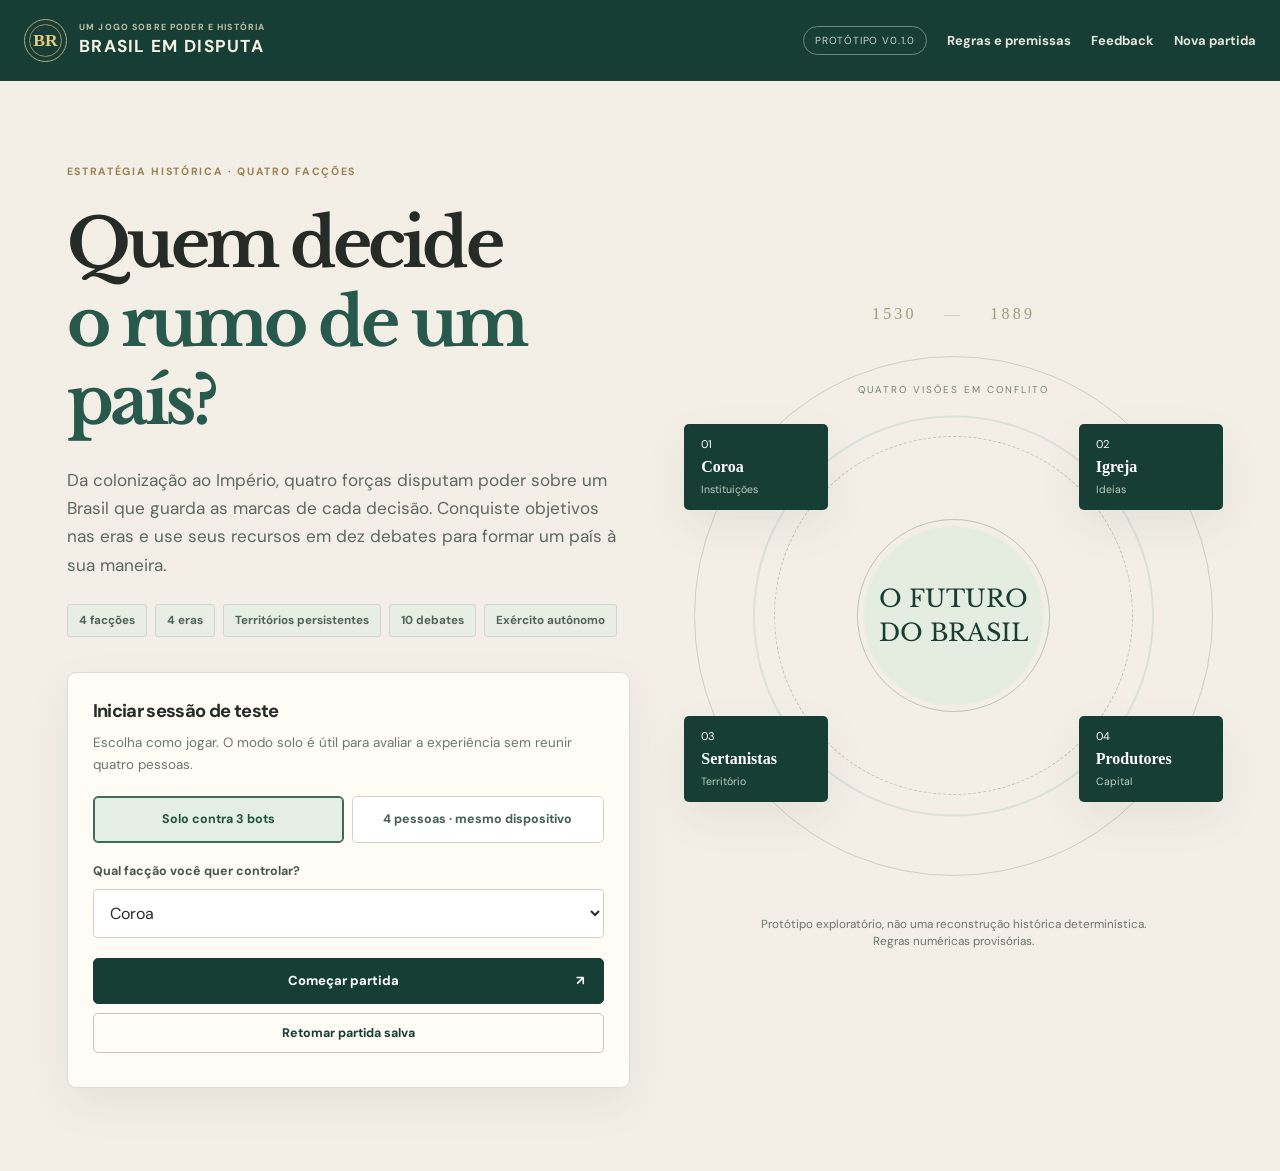
<file: index.html>
<!doctype html>
<html lang="pt-BR">
<head>
  <meta charset="utf-8">
  <meta name="viewport" content="width=device-width,initial-scale=1">
  <meta name="theme-color" content="#173e34">
  <meta name="description" content="Brasil em Disputa: protótipo jogável de estratégia histórica assimétrica com quatro facções, legados e debates constitucionais.">
  <title>Brasil em Disputa — Protótipo de Board Game</title>
  <link rel="stylesheet" href="./style.css?v=010">
</head>
<body>
  <noscript>Ative o JavaScript para executar o protótipo jogável.</noscript>
  <main id="root"></main>
  <script src="./game.js?v=010"></script>
</body>
</html>
</file>
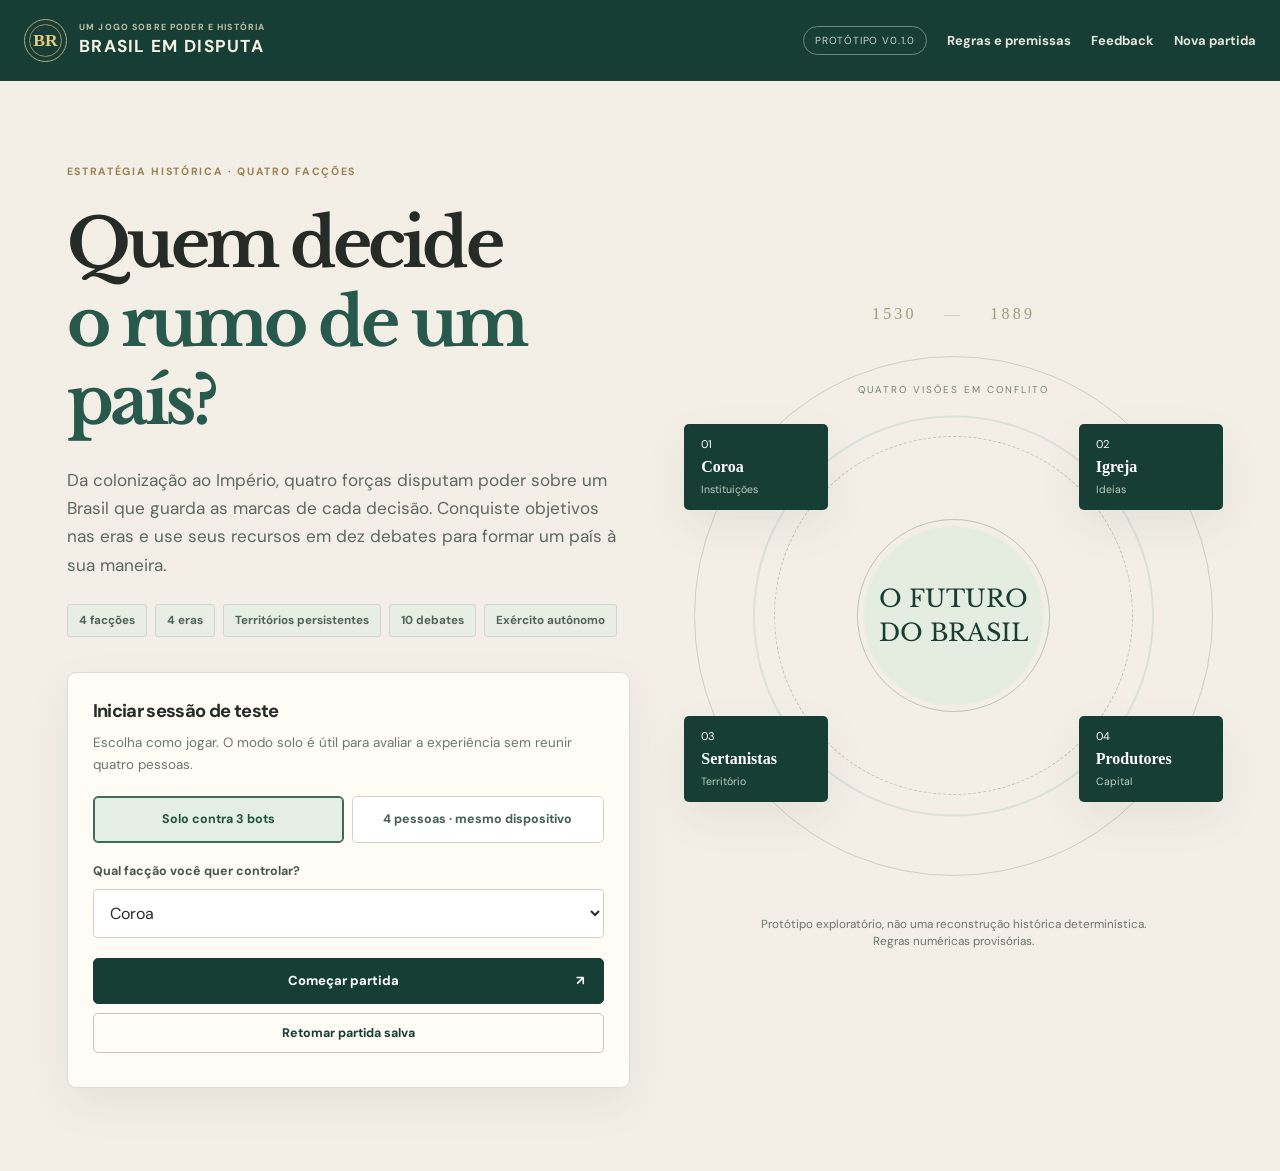
<file: grand-strategy/index.html>
<!doctype html><html lang="pt-BR"><head><meta charset="utf-8"><meta name="viewport" content="width=device-width,initial-scale=1"><meta http-equiv="refresh" content="0; url=../"><title>Brasil em Disputa</title></head><body><p>O experimento foi substituído por <a href="../">Brasil em Disputa — abrir protótipo</a>.</p></body></html>
</file>
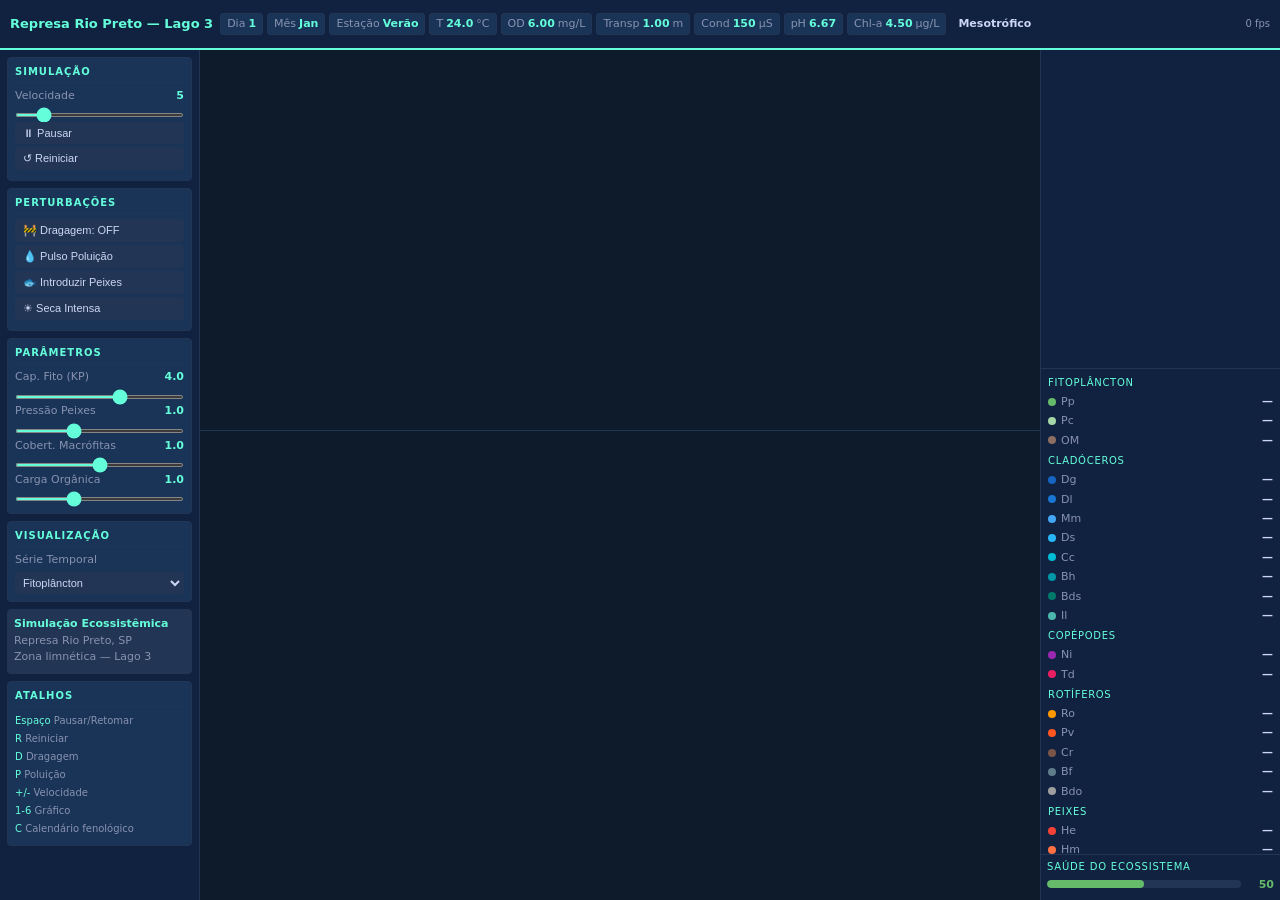
<file: represa-rio-preto.html>
<!DOCTYPE html>
<html lang="pt-BR">
<head>
<meta charset="UTF-8">
<meta name="viewport" content="width=device-width, initial-scale=1.0">
<title>Represa Rio Preto – Lago 3 | Simulação Ecossistêmica</title>
<style>
*,*::before,*::after{margin:0;padding:0;box-sizing:border-box;}
:root{
  --bg:#0d1b2a; --bg2:#112240; --bg3:#1a3458; --bg4:#233554;
  --accent:#64ffda; --text:#ccd6f6; --text2:#8892b0; --border:#233554;
}
html,body{height:100%;overflow:hidden;background:var(--bg);color:var(--text);
  font-family:'Segoe UI',system-ui,Arial,sans-serif;font-size:12px;line-height:1.4;}
#app{display:flex;flex-direction:column;height:100vh;}
#header{flex-shrink:0;height:50px;background:var(--bg2);border-bottom:2px solid var(--accent);
  display:flex;align-items:center;gap:7px;padding:0 10px;overflow:hidden;}
#header h1{font-size:13px;font-weight:700;color:var(--accent);white-space:nowrap;}
#envBar{display:flex;gap:4px;align-items:center;flex-wrap:nowrap;overflow:hidden;flex:1;}
.env-chip{background:var(--bg3);border:1px solid var(--border);border-radius:3px;
  padding:2px 6px;font-size:11px;white-space:nowrap;display:flex;gap:3px;align-items:center;}
.env-chip .lbl{color:var(--text2);}
.env-chip .val{color:var(--accent);font-weight:600;}
#trophicBadge{padding:2px 8px;border-radius:10px;font-size:11px;font-weight:700;white-space:nowrap;transition:background .4s,color .4s;}
#fpsDisplay{margin-left:auto;color:var(--text2);font-size:10px;white-space:nowrap;}
#body{flex:1;display:flex;overflow:hidden;}
#sidebar{width:200px;flex-shrink:0;background:var(--bg2);border-right:1px solid var(--border);
  overflow-y:auto;padding:7px;display:flex;flex-direction:column;gap:7px;}
.ss{background:var(--bg3);border:1px solid var(--border);border-radius:4px;padding:7px;}
.ss h3{color:var(--accent);font-size:10px;text-transform:uppercase;letter-spacing:1px;
  margin-bottom:5px;padding-bottom:3px;border-bottom:1px solid var(--border);}
.cr{display:flex;justify-content:space-between;align-items:center;margin-bottom:2px;}
.cl{color:var(--text2);font-size:11px;}
.cv{color:var(--accent);font-size:11px;font-weight:600;min-width:28px;text-align:right;}
input[type=range]{width:100%;accent-color:var(--accent);height:4px;margin-bottom:3px;cursor:pointer;}
.btn{background:var(--bg4);color:var(--text);border:1px solid var(--border);border-radius:3px;
  padding:4px 7px;cursor:pointer;font-size:11px;width:100%;margin-bottom:3px;text-align:left;
  transition:background .12s,color .12s;}
.btn:hover{background:var(--bg3);color:var(--accent);border-color:var(--accent);}
.btn.active{background:var(--accent);color:var(--bg);border-color:var(--accent);font-weight:700;}
select.cs{width:100%;background:var(--bg4);color:var(--text);border:1px solid var(--border);
  border-radius:3px;padding:3px;font-size:11px;cursor:pointer;outline:none;}
#infoPanel{background:var(--bg4);border-radius:4px;padding:6px;font-size:11px;
  color:var(--text2);min-height:65px;border:1px solid var(--border);line-height:1.5;}
#infoPanel b{color:var(--accent);}
#center{flex:1;display:flex;flex-direction:column;overflow:hidden;min-width:0;}
#lakeWrap{flex:0 0 380px;position:relative;overflow:hidden;}
#lakeCanvas{display:block;width:100%;height:380px;}
#fwWrap{flex:1;min-height:190px;border-top:1px solid var(--border);position:relative;overflow:hidden;}
#fwCanvas{display:block;width:100%;height:100%;}
#rightPanel{width:240px;flex-shrink:0;background:var(--bg2);border-left:1px solid var(--border);
  display:flex;flex-direction:column;overflow:hidden;}
#tsWrap{flex-shrink:0;padding:4px;border-bottom:1px solid var(--border);}
#tsCanvas{display:block;}
#spListWrap{flex:1;overflow-y:auto;padding:3px 2px;}
.spg{color:var(--accent);font-size:10px;text-transform:uppercase;letter-spacing:.7px;
  padding:4px 5px 2px;display:block;}
.spr{display:flex;align-items:center;padding:2px 5px;border-radius:3px;cursor:default;transition:background .1s;}
.spr:hover{background:var(--bg3);}
.spd{width:8px;height:8px;border-radius:50%;flex-shrink:0;margin-right:5px;}
.spk{color:var(--text2);font-size:11px;flex:1;overflow:hidden;text-overflow:ellipsis;white-space:nowrap;}
.spv{color:var(--text);font-size:11px;font-weight:600;min-width:48px;text-align:right;}
::-webkit-scrollbar{width:4px;}
::-webkit-scrollbar-track{background:var(--bg2);}
::-webkit-scrollbar-thumb{background:var(--border);border-radius:4px;}
</style>
</head>
<body>
<div id="app">
<div id="header">
  <h1>Represa Rio Preto — Lago 3</h1>
  <div id="envBar">
    <div class="env-chip"><span class="lbl">Dia</span><span class="val" id="eDay">1</span></div>
    <div class="env-chip"><span class="lbl">Mês</span><span class="val" id="eMes">Jan</span></div>
    <div class="env-chip"><span class="lbl">Estação</span><span class="val" id="eSeason">Verão</span></div>
    <div class="env-chip"><span class="lbl">T</span><span class="val" id="eTemp">24.0</span><span class="lbl">°C</span></div>
    <div class="env-chip"><span class="lbl">OD</span><span class="val" id="eDO">6.00</span><span class="lbl">mg/L</span></div>
    <div class="env-chip"><span class="lbl">Transp</span><span class="val" id="eTransp">1.00</span><span class="lbl">m</span></div>
    <div class="env-chip"><span class="lbl">Cond</span><span class="val" id="eCond">150</span><span class="lbl">μS</span></div>
    <div class="env-chip"><span class="lbl">pH</span><span class="val" id="ePH">6.67</span></div>
    <div class="env-chip"><span class="lbl">Chl-a</span><span class="val" id="eChl">4.50</span><span class="lbl">μg/L</span></div>
    <div id="trophicBadge">Mesotrófico</div>
  </div>
  <span id="fpsDisplay">0 fps</span>
</div>
<div id="body">
<div id="sidebar">
  <div class="ss">
    <h3>Simulação</h3>
    <div class="cr"><span class="cl">Velocidade</span><span class="cv" id="vSpeed">5</span></div>
    <input type="range" id="sSpeed" min="1" max="30" value="5">
    <button class="btn" id="btnPause">⏸ Pausar</button>
    <button class="btn" id="btnReset">↺ Reiniciar</button>
  </div>
  <div class="ss">
    <h3>Perturbações</h3>
    <button class="btn" id="btnDragagem">🚧 Dragagem: OFF</button>
    <button class="btn" id="btnPollution">💧 Pulso Poluição</button>
    <button class="btn" id="btnAddFish">🐟 Introduzir Peixes</button>
    <button class="btn" id="btnDrought">☀ Seca Intensa</button>
  </div>
  <div class="ss">
    <h3>Parâmetros</h3>
    <div class="cr"><span class="cl">Cap. Fito (KP)</span><span class="cv" id="vKP">4.0</span></div>
    <input type="range" id="sKP" min="0.5" max="6" step="0.1" value="4.0">
    <div class="cr"><span class="cl">Pressão Peixes</span><span class="cv" id="vFish">1.0</span></div>
    <input type="range" id="sFish" min="0" max="3" step="0.1" value="1.0">
    <div class="cr"><span class="cl">Cobert. Macrófitas</span><span class="cv" id="vMacro">1.0</span></div>
    <input type="range" id="sMacro" min="0" max="2" step="0.1" value="1.0">
    <div class="cr"><span class="cl">Carga Orgânica</span><span class="cv" id="vOM">1.0</span></div>
    <input type="range" id="sOM" min="0" max="3" step="0.1" value="1.0">
  </div>
  <div class="ss">
    <h3>Visualização</h3>
    <div class="cr" style="margin-bottom:5px;"><span class="cl">Série Temporal</span></div>
    <select class="cs" id="plotSelect">
      <option value="0">Fitoplâncton</option>
      <option value="1">Cladóceros</option>
      <option value="2">Copépodes</option>
      <option value="3">Rotíferos</option>
      <option value="4">Peixes</option>
      <option value="5">Ambiente</option>
    </select>
  </div>
  <div id="infoPanel">
    <b>Simulação Ecossistêmica</b><br>
    Represa Rio Preto, SP<br>
    Zona limnética — Lago 3
  </div>
</div>
<div id="center">
  <div id="lakeWrap"><canvas id="lakeCanvas"></canvas></div>
  <div id="fwWrap"><canvas id="fwCanvas"></canvas></div>
</div>
<div id="rightPanel">
  <div id="tsWrap"><canvas id="tsCanvas" width="232" height="310"></canvas></div>
  <div id="spListWrap"></div>
</div>
</div>
</div>
<script>
// =============================================================
// CONSTANTS & SPECIES INDEX MAP
// =============================================================
const IDX = {
  Pp:0, Pc:1, OM:2,
  Dg:3, Dl:4, Mm:5, Ds:6, Cc:7, Bh:8, Bds:9, Il:10,
  Ni:11, Td:12,
  Ro:13, Pv:14, Cr:15, Bf:16, Bdo:17,
  He:18, Hm:19, Sn:20,
  Ei:21, Ty:22
};
const N_VARS = 23;
const DT = 0.5;          // integration timestep (days)
const HISTORY_LEN = 730; // days of history stored
const HISTORY_STEPS = Math.ceil(HISTORY_LEN / DT); // 1460 steps

// Month names (Portuguese)
const MONTH_NAMES = ['Jan','Fev','Mar','Abr','Mai','Jun','Jul','Ago','Set','Out','Nov','Dez'];

// =============================================================
// SPECIES METADATA
// =============================================================
const SPECIES = [
  {idx:0,  key:'Pp',  name:'Fitoplâncton palatável',    unit:'μg Chl-a/L', color:'#66BB6A', pxSize:2, group:'phyto'},
  {idx:1,  key:'Pc',  name:'Microalgas coloniais/bact.', unit:'μg Chl-a/L', color:'#A5D6A7', pxSize:2, group:'phyto'},
  {idx:2,  key:'OM',  name:'Matéria Orgânica',           unit:'mg C/L',     color:'#8D6E63', pxSize:0, group:'env'},
  {idx:3,  key:'Dg',  name:'Daphnia gessneri',           unit:'ind/L',      color:'#1565C0', pxSize:4, group:'cladoc'},
  {idx:4,  key:'Dl',  name:'Daphnia laevis',             unit:'ind/L',      color:'#1976D2', pxSize:4, group:'cladoc'},
  {idx:5,  key:'Mm',  name:'Moina micrura',              unit:'ind/L',      color:'#42A5F5', pxSize:3, group:'cladoc'},
  {idx:6,  key:'Ds',  name:'Diaphanosoma spinulosum',    unit:'ind/L',      color:'#29B6F6', pxSize:3, group:'cladoc'},
  {idx:7,  key:'Cc',  name:'Ceriodaphnia cornuta',       unit:'ind/L',      color:'#00BCD4', pxSize:2, group:'cladoc'},
  {idx:8,  key:'Bh',  name:'Bosmina hagmanni',           unit:'ind/L',      color:'#0097A7', pxSize:2, group:'cladoc'},
  {idx:9,  key:'Bds', name:'Bosminopsis deitersi',       unit:'ind/L',      color:'#00796B', pxSize:2, group:'cladoc'},
  {idx:10, key:'Il',  name:'Ilyocryptus sp.',            unit:'ind/L',      color:'#4DB6AC', pxSize:2, group:'cladoc'},
  {idx:11, key:'Ni',  name:'Notodiaptomus iheringi',     unit:'ind/L',      color:'#9C27B0', pxSize:3, group:'copepod'},
  {idx:12, key:'Td',  name:'Thermocyclops decipiens',    unit:'ind/L',      color:'#E91E63', pxSize:2, group:'copepod'},
  {idx:13, key:'Ro',  name:'Rotifera (base)',            unit:'ind/L',      color:'#FF9800', pxSize:1, group:'rotif'},
  {idx:14, key:'Pv',  name:'Polyarthra vulgaris',        unit:'ind/L',      color:'#FF5722', pxSize:1, group:'rotif'},
  {idx:15, key:'Cr',  name:'Ceriodaphnia reticulata',    unit:'ind/L',      color:'#795548', pxSize:2, group:'rotif'},
  {idx:16, key:'Bf',  name:'Brachionus falcatus',        unit:'ind/L',      color:'#607D8B', pxSize:1, group:'rotif'},
  {idx:17, key:'Bdo', name:'Brachionus dolabratus',      unit:'ind/L',      color:'#9E9E9E', pxSize:1, group:'rotif'},
  {idx:18, key:'He',  name:'Hyphessobrycon eques',       unit:'(0-5)',      color:'#F44336', pxSize:8, group:'fish'},
  {idx:19, key:'Hm',  name:'Hemigrammus marginatus',     unit:'(0-5)',      color:'#FF7043', pxSize:8, group:'fish'},
  {idx:20, key:'Sn',  name:'Serrapinnus notomelas',      unit:'(0-5)',      color:'#FFA726', pxSize:8, group:'fish'},
  {idx:21, key:'Ei',  name:'Eichhornia crassipes',       unit:'(0-1)',      color:'#2E7D32', pxSize:0, group:'macro'},
  {idx:22, key:'Ty',  name:'Typha domingensis',          unit:'(0-1)',      color:'#388E3C', pxSize:0, group:'macro'},
];

// Quick lookup by key
const SP_BY_KEY = {};
for(const s of SPECIES) SP_BY_KEY[s.key] = s;

// =============================================================
// SEEDED PSEUDO-RANDOM NUMBER GENERATOR (Mulberry32)
// =============================================================
function makePRNG(seed) {
  let s = seed >>> 0;
  return function() {
    s = (s + 0x6D2B79F5) | 0;
    let t = Math.imul(s ^ (s >>> 15), 1 | s);
    t = t + Math.imul(t ^ (t >>> 7), 61 | t) ^ t;
    return ((t ^ (t >>> 14)) >>> 0) / 4294967296;
  };
}
let rng = makePRNG(1337);

// =============================================================
// SIMULATION CONTROLS
// =============================================================
let ctrl = {
  speed:       5,       // steps per frame
  paused:      false,
  dragagem:    false,
  droughtOn:   false,
  KP:          4.0,     // phyto carrying capacity
  fishPressure:1.0,     // fish predation multiplier
  macro_cover: 1.0,     // macrophyte growth multiplier
  OM_load:     1.0,     // organic load multiplier
  plotGroup:   0,
};

// =============================================================
// STATE VECTORS & HISTORY BUFFER
// =============================================================
let simTime = 0.0;  // days since Jan 1
let state   = new Float64Array(N_VARS);

// Circular buffer: step i's state at offset (i % HISTORY_STEPS)*N_VARS
let histBuf   = new Float64Array(HISTORY_STEPS * N_VARS);
let histHead  = 0;   // next write position
let histCount = 0;   // total steps stored (capped at HISTORY_STEPS)

function pushHistory() {
  const off = histHead * N_VARS;
  histBuf.set(state, off);
  histHead = (histHead + 1) % HISTORY_STEPS;
  if (histCount < HISTORY_STEPS) histCount++;
}

// stepsBack=0 → most recent push; stepsBack=1 → previous; etc.
function getHistory(stepsBack, varIdx) {
  if (stepsBack >= histCount) return 0;
  const pos = (histHead - 1 - stepsBack + HISTORY_STEPS) % HISTORY_STEPS;
  return histBuf[pos * N_VARS + varIdx];
}

// =============================================================
// INITIAL CONDITIONS
// =============================================================
function initState() {
  rng = makePRNG(1337);
  simTime   = 0;
  histHead  = 0;
  histCount = 0;
  state.fill(0);
  // Abiotic / primary producers
  state[IDX.Pp]  = 3.0;
  state[IDX.Pc]  = 1.5;
  state[IDX.OM]  = 1.0;
  // Cladocera
  state[IDX.Dg]  = 8.0;
  state[IDX.Dl]  = 3.0;
  state[IDX.Mm]  = 12.0;
  state[IDX.Ds]  = 5.0;
  state[IDX.Cc]  = 4.0;
  state[IDX.Bh]  = 2.0;
  state[IDX.Bds] = 2.0;
  state[IDX.Il]  = 1.5;
  // Copepoda
  state[IDX.Ni]  = 18.0;
  state[IDX.Td]  = 10.0;
  // Rotifera
  state[IDX.Ro]  = 15.0;
  state[IDX.Pv]  = 0.1;
  state[IDX.Cr]  = 0.1;
  state[IDX.Bf]  = 0.1;
  state[IDX.Bdo] = 0.1;
  // Fish (normalized 0-5)
  state[IDX.He]  = 1.5;
  state[IDX.Hm]  = 1.0;
  state[IDX.Sn]  = 1.2;
  // Macrophytes (0-1)
  state[IDX.Ei]  = 0.6;
  state[IDX.Ty]  = 0.4;
  pushHistory();
}

// =============================================================
// ENVIRONMENTAL FORCING  (Southern Hemisphere, São Paulo state)
// =============================================================
function envForce(t) {
  const PI2 = 2 * Math.PI;
  const yr  = PI2 / 365;
  // Temperature: peak Jan ~32°C, low Jul ~16°C
  const T       = 24 + 8   * Math.cos(yr * (t - 15));
  // Dissolved oxygen base: high Aug ~8.5, low Feb ~3.5 mg/L
  const DO_base = 6.0 + 2.5 * Math.cos(yr * (t - 196));
  // Secchi transparency: higher in Aug
  let transp    = 1.0 + 0.6 * Math.cos(yr * (t - 210));
  // Conductivity: higher in summer
  const cond    = 150 + 60  * Math.sin(yr * (t - 15));
  // pH: mean 6.67, slightly higher in winter
  const pH      = 6.67 + 0.3 * Math.cos(yr * (t - 196));
  // Drought perturbation: reduce transparency
  if (ctrl.droughtOn) transp = Math.max(0.2, transp * 0.4);
  return { T, DO_base, transp, cond, pH };
}

function getSeason(t) {
  const d = ((t % 365) + 365) % 365;
  if (d < 90 || d >= 335) return 'Verão';
  if (d < 180) return 'Outono';
  if (d < 270) return 'Inverno';
  return 'Primavera';
}

function getMonthIdx(t) {
  const d = ((Math.floor(t) % 365) + 365) % 365;
  return Math.min(11, Math.floor(d / 30.4167));
}

// =============================================================
// ODE SYSTEM – COMPUTE DERIVATIVES
// =============================================================
function derivatives(s, t) {
  const dS = new Float64Array(N_VARS);
  const env = envForce(t);
  const { T, DO_base, transp, cond } = env;

  // Effective DO (reduced by OM decomposition)
  const DO = Math.max(0.3, DO_base - 0.5 * (s[IDX.OM] / 2.0));

  // ── Temperature response factors ──
  const fT_phyto = Math.exp(Math.log(2)   / 10 * (T - 20)); // Q10=2
  const fT_zoo   = Math.exp(Math.log(1.8) / 10 * (T - 20)); // Q10=1.8
  const fT_macro = Math.exp(Math.log(1.5) / 10 * (T - 20)); // Q10=1.5

  // ── Light from transparency ──
  const fLight = Math.min(1.5, transp / 0.8);

  // ── Current phytoplankton state ──
  const Pp   = Math.max(0, s[IDX.Pp]);
  const Pc   = Math.max(0, s[IDX.Pc]);
  const Ptot = Pp + Pc;
  const KP   = ctrl.KP;

  // ── Grazing: filter-feeders on Pp (Holling II) ──
  // Format: [idx, clearance_coeff, half-sat for Pp]
  const FILTER_FEEDERS = [
    [IDX.Dg,  0.60, 1.0],
    [IDX.Dl,  0.55, 1.0],
    [IDX.Mm,  0.50, 0.7],
    [IDX.Ds,  0.45, 0.8],
    [IDX.Cc,  0.40, 0.6],
    [IDX.Bh,  0.35, 0.5],
    [IDX.Bds, 0.33, 0.5],
    [IDX.Il,  0.30, 0.8],
    [IDX.Ni,  0.40, 1.2],
    [IDX.Ro,  0.30, 0.4],
    [IDX.Pv,  0.25, 0.3],
    [IDX.Cr,  0.40, 0.5],
    [IDX.Bf,  0.28, 0.35],
    [IDX.Bdo, 0.28, 0.35],
  ];

  let grazPp = 0;
  for (const [zi, cc, hh] of FILTER_FEEDERS) {
    const Z = Math.max(0, s[zi]);
    if (Z < 1e-9) continue;
    grazPp += cc * Z * Pp / (hh + Pp);
  }

  // ── Grazing on Pc: Td specializes, Ni partially ──
  const Td_v = Math.max(0, s[IDX.Td]);
  const Ni_v = Math.max(0, s[IDX.Ni]);
  let grazPc = 0;
  grazPc += 0.55 * Td_v * Pc / (0.8 + Pc);
  grazPc += 0.25 * Ni_v * Pc / (0.8 + Pc);

  // ── Phytoplankton dynamics ──
  const rPp = 0.5, mPp = 0.08;
  const rPc = 0.3, mPc = 0.05;

  dS[IDX.Pp] = rPp * fT_phyto * fLight * Math.max(0, 1 - Ptot/KP) * Pp
              - grazPp - mPp * Pp;

  const aOM = 0.02; // bacteria stimulation from OM
  dS[IDX.Pc] = rPc * fT_phyto * Math.max(0, 1 - Ptot/KP) * Pc
              + aOM * s[IDX.OM]
              - grazPc - mPc * Pc;

  // ── Organic matter ──
  const summerPulse = 1 + 0.3 * Math.max(0, Math.sin(2*Math.PI*(t-15)/365));
  const OM_input = 0.3 * ctrl.OM_load * summerPulse;
  const mOM = 0.15;
  let mortFlux = mPp * Pp * 0.3 + mPc * Pc * 0.3;
  // Add zooplankton mortality contributions
  for (const sp of SPECIES) {
    if (sp.group==='cladoc'||sp.group==='copepod'||sp.group==='rotif') {
      mortFlux += Math.max(0, s[sp.idx]) * 0.015;
    }
  }
  dS[IDX.OM] = OM_input - mOM * Math.max(0, s[IDX.OM]) + mortFlux;

  // ── Fish state ──
  const He  = Math.max(0, s[IDX.He]);
  const Hm  = Math.max(0, s[IDX.Hm]);
  const Sn  = Math.max(0, s[IDX.Sn]);
  const fp  = ctrl.fishPressure;

  // Predation rates (biomass-scaled)
  const rate_He = He * 0.8 * fp;
  const rate_Hm = Hm * 0.5 * fp;
  const rate_Sn = Sn * 0.2 * fp;

  // ── Macrophyte refuge ──
  const Ei_v = Math.max(0, s[IDX.Ei]);
  const Ty_v = Math.max(0, s[IDX.Ty]);
  const macroRef = Math.min(1, (Ei_v + Ty_v) * ctrl.macro_cover);
  const refugePelagic  = Math.max(0, 1 - macroRef * 0.2);
  const refugeLittoral = Math.max(0, 1 - macroRef * 0.55);

  // ── Fish predation preferences per species ──
  // pref_He: strict zooplanktivore
  const PREF_He  = {3:1.0,4:1.0,5:0.8,6:0.7,7:0.6,8:0.5,9:0.5,10:0.3,11:0.4,12:0.3,13:0.3,14:0.2,15:0.3,16:0.2,17:0.2};
  // pref_Hm: flexible predator
  const PREF_Hm  = {3:0.5,4:0.5,5:0.5,6:0.5,7:0.5,8:0.4,9:0.4,10:0.4,11:0.5,12:0.4,13:0.4,14:0.3,15:0.4,16:0.3,17:0.3};
  // pref_Sn: weak zooplanktivore
  const PREF_Sn  = {3:0.1,4:0.1,5:0.1,6:0.1,7:0.1,8:0.1,9:0.1,10:0.1,11:0.1,12:0.1,13:0.1,14:0.1,15:0.1,16:0.1,17:0.1};

  // ── Zooplankton parameters ──
  // [idx, r, e, c, h, m, DO_thresh, DO_min, beta_cond, isLittoral, isDisturbance]
  const ZOO_PARAMS = [
    [IDX.Dg,  0.40, 0.65, 0.60, 1.0, 0.04, 5.0, 1.5, 0.004, false, false],
    [IDX.Dl,  0.38, 0.63, 0.55, 1.0, 0.04, 5.0, 1.5, 0.005, false, false],
    [IDX.Mm,  0.55, 0.60, 0.50, 0.7, 0.05, 3.5, 0.8, 0.002, false, false],
    [IDX.Ds,  0.45, 0.60, 0.45, 0.8, 0.05, 4.0, 1.0, 0.003, false, false],
    [IDX.Cc,  0.50, 0.58, 0.40, 0.6, 0.06, 3.5, 0.8, 0.002, false, false],
    [IDX.Bh,  0.48, 0.55, 0.35, 0.5, 0.06, 3.5, 0.8, 0.002, false, false],
    [IDX.Bds, 0.46, 0.55, 0.33, 0.5, 0.06, 3.5, 0.8, 0.002, false, false],
    [IDX.Il,  0.35, 0.50, 0.30, 0.8, 0.06, 4.0, 1.0, 0.002, true,  false],
    [IDX.Ni,  0.25, 0.60, 0.50, 1.2, 0.03, 4.0, 1.0, 0.003, false, false],
    [IDX.Td,  0.30, 0.55, 0.20, 0.5, 0.03, 3.0, 0.5, 0.001, false, false],
    [IDX.Ro,  0.80, 0.50, 0.30, 0.4, 0.08, 2.5, 0.3, 0.000, false, false],
    [IDX.Pv,  1.0,  0.45, 0.25, 0.3, 0.10, 2.5, 0.3, 0.000, false, true ],
    [IDX.Cr,  0.65, 0.55, 0.40, 0.5, 0.08, 2.5, 0.3, 0.000, false, true ],
    [IDX.Bf,  0.85, 0.48, 0.28, 0.35,0.10, 2.5, 0.3, 0.000, false, true ],
    [IDX.Bdo, 0.80, 0.48, 0.28, 0.35,0.10, 2.5, 0.3, 0.000, false, true ],
  ];

  // Precompute total cladocera for fish growth calculation
  let totalCladocera = 0;
  for (const i of [IDX.Dg,IDX.Dl,IDX.Mm,IDX.Ds,IDX.Cc,IDX.Bh,IDX.Bds]) {
    totalCladocera += Math.max(0, s[i]);
  }

  // ── Zooplankton ODEs ──
  for (const [zi, r_base, e, c, h, m, DO_thresh, DO_min, beta_cond, isLittoral, isDisturbance] of ZOO_PARAMS) {
    const Z = Math.max(0, s[zi]);

    // Immigration flux to prevent extinction
    const immigration = 0.02;
    if (Z < 1e-6) { dS[zi] = immigration; continue; }

    // Effective growth rate (dragagem triples disturbance species)
    let r = r_base;
    if (isDisturbance) {
      r = ctrl.dragagem ? r_base * 3.0 : r_base * 0.3;
    }

    // Food source
    let food;
    if (zi === IDX.Ni || zi === IDX.Td) {
      food = Pp + 0.6 * Pc; // copepods eat both
    } else {
      food = Pp;
    }
    food = Math.max(0, food);

    // Holling type II ingestion
    const ingestion = c * food / (h + food + 1e-9);

    // DO stress
    let fDO = 1.0;
    if (DO < DO_thresh) {
      fDO = Math.max(0, (DO - DO_min) / (DO_thresh - DO_min + 1e-9));
    }

    // Conductivity stress (Daphnia most sensitive)
    const fCond = Math.max(0, 1 - beta_cond * Math.max(0, cond - 100));

    // Predation (summed across fish, per-capita)
    const pH_e = PREF_He[zi] || 0.15;
    const pH_m = PREF_Hm[zi] || 0.3;
    const pH_s = PREF_Sn[zi] || 0.1;
    const refuge = isLittoral ? refugeLittoral : refugePelagic;
    const predationRate = (pH_e*rate_He + pH_m*rate_Hm + pH_s*rate_Sn) * refuge;
    const pred = predationRate / Math.max(1e-3, Z);

    // Net per-capita growth
    const net = r * e * ingestion * fT_zoo * fDO * fCond - m - pred;

    dS[zi] = Z * net + immigration;

    // Soft cap at high densities
    if (Z > 80) dS[zi] -= 0.05 * (Z - 80) * Z;
  }

  // ── Fish dynamics (logistic with prey dependence) ──
  const preyFactor_He = Math.min(2, totalCladocera / 5.0);
  const preyFactor_Hm = Math.min(2, (totalCladocera + Ni_v + Td_v) / 8.0);
  const preyFactor_Sn = Math.min(2, (Pp + totalCladocera * 0.3) / 3.0);

  dS[IDX.He] = 0.05 * He * (1 - He/3.0) * preyFactor_He - 0.01 * He;
  dS[IDX.Hm] = 0.04 * Hm * (1 - Hm/2.0) * preyFactor_Hm - 0.01 * Hm;
  dS[IDX.Sn] = 0.04 * Sn * (1 - Sn/2.5) * preyFactor_Sn - 0.01 * Sn;

  // ── Macrophyte dynamics ──
  dS[IDX.Ei] = 0.08 * Math.max(0.1,fT_macro) * Ei_v * (1 - Ei_v) * ctrl.macro_cover - 0.02 * Ei_v;
  dS[IDX.Ty] = 0.04 * Ty_v * (1 - Ty_v) * ctrl.macro_cover - 0.015 * Ty_v;

  return dS;
}

// =============================================================
// EULER INTEGRATION STEP
// =============================================================
function stepEuler(dt) {
  const dS = derivatives(state, simTime);
  for (let i = 0; i < N_VARS; i++) {
    state[i] = Math.max(0, state[i] + dS[i] * dt);
  }
  // Hard clamps
  state[IDX.He]  = Math.min(5, state[IDX.He]);
  state[IDX.Hm]  = Math.min(5, state[IDX.Hm]);
  state[IDX.Sn]  = Math.min(5, state[IDX.Sn]);
  state[IDX.Ei]  = Math.min(1, state[IDX.Ei]);
  state[IDX.Ty]  = Math.min(1, state[IDX.Ty]);
  state[IDX.OM]  = Math.min(12, state[IDX.OM]);
  // Clamp zooplankton to sane upper bound
  for (const sp of SPECIES) {
    if (sp.group==='cladoc'||sp.group==='copepod'||sp.group==='rotif') {
      state[sp.idx] = Math.min(200, state[sp.idx]);
    }
  }
}

// =============================================================
// SIMULATE N STEPS
// =============================================================
function simulate(nSteps) {
  for (let i = 0; i < nSteps; i++) {
    stepEuler(DT);
    simTime += DT;
    pushHistory();
  }
}

// =============================================================
// PARTICLE SYSTEM
// =============================================================
const MAX_PARTICLES = 480;
let particles = [];

function createParticle(sp, W, H) {
  const isLittoral = (sp.key === 'Il');
  let x, y;
  if (sp.group === 'fish') {
    x = W * 0.15 + rng() * W * 0.7;
    y = H * 0.3  + rng() * H * 0.45;
  } else if (isLittoral) {
    x = rng() < 0.5 ? rng() * W * 0.18 : W * 0.82 + rng() * W * 0.15;
    y = H * 0.25 + rng() * H * 0.6;
  } else {
    x = W * 0.2 + rng() * W * 0.6;
    y = H * 0.2 + rng() * H * 0.65;
  }
  return {
    sp,
    x, y,
    vx: (rng() - 0.5) * 0.4,
    vy: (rng() - 0.5) * 0.3,
    phase: rng() * Math.PI * 2,
    isLittoral,
    wobble: rng() * 0.03 + 0.01,
    // Fish-specific
    dir: rng() < 0.5 ? 1 : -1,  // facing direction
    lungeTimer: Math.floor(rng() * 200),
  };
}

function rebuildParticles(W, H) {
  particles = [];
  const zooGroups = ['cladoc','copepod','rotif'];
  for (const sp of SPECIES) {
    if (sp.group === 'fish') {
      const n = Math.max(1, Math.round(state[sp.idx] * 1.2));
      for (let i = 0; i < Math.min(n, 8); i++) {
        particles.push(createParticle(sp, W, H));
      }
    } else if (zooGroups.includes(sp.group)) {
      const n = Math.max(1, Math.round(state[sp.idx] * 1.5));
      for (let i = 0; i < Math.min(n, 35); i++) {
        particles.push(createParticle(sp, W, H));
      }
    }
  }
}

function updateParticles(W, H) {
  // Recalculate total (don't rebuild every frame - just move)
  for (const p of particles) {
    const sp = p.sp;
    const val = state[sp.idx];
    p.phase += p.wobble;

    if (sp.group === 'fish') {
      // Fish swim in smooth sinusoidal paths
      p.vx += p.dir * (0.08 + 0.04 * rng());
      p.vy  = Math.sin(p.phase) * 0.5;
      p.vx  = Math.max(-2.5, Math.min(2.5, p.vx));
      p.x  += p.vx;
      p.y  += p.vy;
      // Reverse at edges
      if (p.x < W * 0.06) { p.dir = 1;  p.vx =  0.2; }
      if (p.x > W * 0.94) { p.dir = -1; p.vx = -0.2; }
      if (p.y < H * 0.18) { p.vy =  0.3; p.y = H * 0.18; }
      if (p.y > H * 0.87) { p.vy = -0.3; p.y = H * 0.87; }
      // Lunge behavior
      p.lungeTimer--;
      if (p.lungeTimer <= 0) {
        p.vx += p.dir * 2.0;
        p.lungeTimer = 100 + Math.floor(rng() * 200);
      }
    } else {
      // Zooplankton: random walk + zone attraction
      p.vx += (rng() - 0.5) * 0.18;
      p.vy += (rng() - 0.5) * 0.18 + Math.sin(p.phase) * 0.04;
      p.vx *= 0.92;
      p.vy *= 0.92;

      // Attract to respective zone
      const targetX = p.isLittoral
        ? (p.x < W / 2 ? W * 0.09 : W * 0.91)
        : W * 0.5;
      p.vx += (targetX - p.x) * 0.0006;
      // Mild vertical drift (upward in daytime simulation)
      const targetY = H * 0.5;
      p.vy += (targetY - p.y) * 0.0003;

      p.x += p.vx;
      p.y += p.vy;

      // Boundary constraints
      const xMin = p.isLittoral ? 2 : W * 0.18;
      const xMax = p.isLittoral ? W - 2 : W * 0.82;
      if (p.x < xMin) { p.vx += 0.5; p.x = xMin; }
      if (p.x > xMax) { p.vx -= 0.5; p.x = xMax; }
      if (p.y < H * 0.14) { p.vy += 0.4; p.y = H * 0.14; }
      if (p.y > H * 0.88) { p.vy -= 0.4; p.y = H * 0.88; }
    }
  }
}

// =============================================================
// CANVAS REFERENCES
// =============================================================
const lakeCanvas = document.getElementById('lakeCanvas');
const lakeCtx    = lakeCanvas.getContext('2d');
const fwCanvas   = document.getElementById('fwCanvas');
const fwCtx      = fwCanvas.getContext('2d');
const tsCanvas   = document.getElementById('tsCanvas');
const tsCtx      = tsCanvas.getContext('2d');

function resizeCanvases() {
  const lakeWrap = document.getElementById('lakeWrap');
  const W = lakeWrap.clientWidth;
  const H = lakeWrap.clientHeight || 380;
  if (lakeCanvas.width !== W || lakeCanvas.height !== H) {
    lakeCanvas.width  = W;
    lakeCanvas.height = H;
    rebuildParticles(W, H);
  }
  const fwWrap = document.getElementById('fwWrap');
  const fwW = fwWrap.clientWidth;
  const fwH = fwWrap.clientHeight || 230;
  if (fwCanvas.width !== fwW || fwCanvas.height !== fwH) {
    fwCanvas.width  = fwW;
    fwCanvas.height = fwH;
  }
}
window.addEventListener('resize', resizeCanvases);

// =============================================================
// COLOR UTILITIES
// =============================================================
function hexToRGB(hex) {
  const v = parseInt(hex.replace('#',''), 16);
  return [(v>>16)&255, (v>>8)&255, v&255];
}
function lerpRGB(a, b, t) {
  return [
    Math.round(a[0] + (b[0]-a[0])*t),
    Math.round(a[1] + (b[1]-a[1])*t),
    Math.round(a[2] + (b[2]-a[2])*t),
  ];
}
function rgbStr(r,g,b,a=1) {
  return a<1 ? `rgba(${r},${g},${b},${a.toFixed(3)})` : `rgb(${r},${g},${b})`;
}

// =============================================================
// MACROPHYTE DRAWING HELPERS
// =============================================================
function drawEichhornia(ctx, x, y, scale) {
  ctx.save();
  ctx.translate(x, y);
  const sc = scale * 0.7;

  // Stem
  ctx.strokeStyle = '#2E7D32';
  ctx.lineWidth = 2 * sc;
  ctx.beginPath();
  ctx.moveTo(0, 0);
  ctx.lineTo(0, -30 * sc);
  ctx.stroke();

  // Leaves (3 ellipses)
  ctx.fillStyle = '#388E3C';
  for (let i = 0; i < 3; i++) {
    const ang = (i / 3) * Math.PI * 2 - 0.5;
    const lx  = Math.cos(ang) * 12 * sc;
    const ly  = -15 * sc + Math.sin(ang) * 8 * sc;
    ctx.beginPath();
    ctx.ellipse(lx, ly, 7 * sc, 11 * sc, ang + 0.3, 0, Math.PI * 2);
    ctx.fill();
  }

  // Flower
  ctx.fillStyle = '#7B1FA2';
  ctx.beginPath();
  ctx.ellipse(0, -34 * sc, 4 * sc, 10 * sc, 0, 0, Math.PI * 2);
  ctx.fill();
  ctx.fillStyle = '#CE93D8';
  ctx.beginPath();
  ctx.arc(0, -40 * sc, 4 * sc, 0, Math.PI * 2);
  ctx.fill();
  ctx.fillStyle = '#FFF9C4';
  ctx.beginPath();
  ctx.arc(0, -40 * sc, 1.5 * sc, 0, Math.PI * 2);
  ctx.fill();

  ctx.restore();
}

function drawTypha(ctx, x, y, scale) {
  ctx.save();
  ctx.translate(x, y);
  const sc = scale * 0.7;

  // Main stem
  ctx.strokeStyle = '#5D4037';
  ctx.lineWidth = 2 * sc;
  ctx.beginPath();
  ctx.moveTo(0, 0);
  ctx.lineTo(0, -55 * sc);
  ctx.stroke();

  // Brown sausage (seed head)
  ctx.fillStyle = '#795548';
  ctx.beginPath();
  ctx.ellipse(0, -40 * sc, 4 * sc, 13 * sc, 0, 0, Math.PI * 2);
  ctx.fill();

  // Green upper spike
  ctx.strokeStyle = '#558B2F';
  ctx.lineWidth = 1.5 * sc;
  ctx.beginPath();
  ctx.moveTo(0, -52 * sc);
  ctx.lineTo(0, -60 * sc);
  ctx.stroke();

  // Leaves
  ctx.strokeStyle = '#558B2F';
  ctx.lineWidth = 2 * sc;
  ctx.beginPath();
  ctx.moveTo(0, -18 * sc);
  ctx.quadraticCurveTo(18*sc, -28*sc, 14*sc, -48*sc);
  ctx.stroke();
  ctx.beginPath();
  ctx.moveTo(0, -22 * sc);
  ctx.quadraticCurveTo(-16*sc, -32*sc, -12*sc, -50*sc);
  ctx.stroke();

  ctx.restore();
}

// =============================================================
// FISH DRAWING
// =============================================================
function drawFish(ctx, x, y, facing, color, size) {
  ctx.save();
  ctx.translate(x, y);
  if (facing < 0) ctx.scale(-1, 1);

  const [r,g,b] = hexToRGB(color);
  const darkCol = `rgb(${Math.max(0,r-50)},${Math.max(0,g-50)},${Math.max(0,b-50)})`;

  // Body
  ctx.fillStyle = color;
  ctx.beginPath();
  ctx.ellipse(0, 0, size * 1.9, size * 0.95, 0, 0, Math.PI * 2);
  ctx.fill();

  // Dorsal fin
  ctx.fillStyle = darkCol;
  ctx.beginPath();
  ctx.moveTo(-size * 0.3, -size * 0.9);
  ctx.lineTo(size * 0.4,  -size * 0.9);
  ctx.lineTo(size * 0.1,  -size * 0.4);
  ctx.closePath();
  ctx.fill();

  // Tail fin
  ctx.fillStyle = darkCol;
  ctx.beginPath();
  ctx.moveTo(-size * 1.85, 0);
  ctx.lineTo(-size * 3.0,  -size * 0.9);
  ctx.lineTo(-size * 3.0,   size * 0.9);
  ctx.closePath();
  ctx.fill();

  // Eye
  ctx.fillStyle = '#ffffff';
  ctx.beginPath();
  ctx.arc(size * 0.9, -size * 0.1, size * 0.35, 0, Math.PI * 2);
  ctx.fill();
  ctx.fillStyle = '#111';
  ctx.beginPath();
  ctx.arc(size * 0.95, -size * 0.1, size * 0.18, 0, Math.PI * 2);
  ctx.fill();

  ctx.restore();
}

// =============================================================
// LAKE RENDERING
// =============================================================
function renderLake() {
  const W = lakeCanvas.width;
  const H = lakeCanvas.height;
  const ctx = lakeCtx;
  ctx.clearRect(0, 0, W, H);

  const env      = envForce(simTime);
  const { T, DO_base, transp } = env;
  const DO_eff   = Math.max(0.3, DO_base - 0.5 * (state[IDX.OM] / 2.0));
  const chlA     = state[IDX.Pp] + state[IDX.Pc];
  const turbidity = Math.min(1, chlA / 9 + state[IDX.OM] / 8);

  // ── Sky ──
  const skyGrad = ctx.createLinearGradient(0, 0, 0, H * 0.15);
  skyGrad.addColorStop(0, '#0a1929');
  skyGrad.addColorStop(1, '#112240');
  ctx.fillStyle = skyGrad;
  ctx.fillRect(0, 0, W, H * 0.15);

  // ── Water body ──
  // Color: blend from clear blue → eutrophic green-brown
  const clearBlue  = hexToRGB('#1565C0');
  const mesGreen   = hexToRGB('#2E7D32');
  const eutBrown   = hexToRGB('#6D4C41');
  let waterTop, waterBot;
  if (turbidity < 0.4) {
    const t2 = turbidity / 0.4;
    waterTop = lerpRGB(clearBlue, mesGreen, t2);
    waterBot = lerpRGB([13,71,161], [27,94,32], t2);
  } else {
    const t2 = (turbidity - 0.4) / 0.6;
    waterTop = lerpRGB(mesGreen, eutBrown, t2);
    waterBot = lerpRGB([27,94,32], [62,39,35], t2);
  }
  const waterGrad = ctx.createLinearGradient(0, H*0.14, 0, H);
  waterGrad.addColorStop(0, rgbStr(...waterTop));
  waterGrad.addColorStop(0.7, rgbStr(...lerpRGB(waterTop,waterBot,0.5)));
  waterGrad.addColorStop(1,   rgbStr(...waterBot));
  ctx.fillStyle = waterGrad;
  ctx.fillRect(0, H * 0.14, W, H * 0.86);

  // ── DO overlay (red tint = hypoxia, blue tint = good) ──
  if (DO_eff < 4) {
    const alpha = (4 - DO_eff) / 4 * 0.22;
    ctx.fillStyle = `rgba(220,30,30,${alpha.toFixed(3)})`;
    ctx.fillRect(0, H*0.14, W, H*0.86);
  } else if (DO_eff > 7) {
    const alpha = (DO_eff - 7) / 2 * 0.12;
    ctx.fillStyle = `rgba(30,120,255,${alpha.toFixed(3)})`;
    ctx.fillRect(0, H*0.14, W, H*0.86);
  }

  // ── Sediment layer ──
  const sedGrad = ctx.createLinearGradient(0, H*0.86, 0, H);
  sedGrad.addColorStop(0, '#3E2723');
  sedGrad.addColorStop(1, '#1A1210');
  ctx.fillStyle = sedGrad;
  ctx.fillRect(0, H*0.86, W, H*0.14);

  // ── Shore banks ──
  ctx.fillStyle = '#37474F';
  // Left bank
  ctx.beginPath();
  ctx.moveTo(0, H);
  ctx.lineTo(0, H*0.22);
  ctx.quadraticCurveTo(W*0.04, H*0.17, W*0.12, H*0.19);
  ctx.lineTo(W*0.12, H);
  ctx.closePath();
  ctx.fill();
  // Right bank
  ctx.beginPath();
  ctx.moveTo(W, H);
  ctx.lineTo(W, H*0.22);
  ctx.quadraticCurveTo(W*0.96, H*0.17, W*0.88, H*0.19);
  ctx.lineTo(W*0.88, H);
  ctx.closePath();
  ctx.fill();

  // Shore texture
  ctx.strokeStyle = '#546E7A';
  ctx.lineWidth = 0.5;
  for (let i=0; i<5; i++) {
    const py = H*0.19 + i*4;
    ctx.beginPath();
    ctx.moveTo(0, py); ctx.lineTo(W*0.12, py);
    ctx.stroke();
    ctx.beginPath();
    ctx.moveTo(W*0.88, py); ctx.lineTo(W, py);
    ctx.stroke();
  }

  // ── Littoral zone demarcation ──
  ctx.strokeStyle = 'rgba(100,255,218,0.12)';
  ctx.lineWidth = 1;
  ctx.setLineDash([5, 5]);
  ctx.beginPath();
  ctx.moveTo(W*0.2, H*0.14); ctx.lineTo(W*0.2, H*0.86);
  ctx.stroke();
  ctx.beginPath();
  ctx.moveTo(W*0.8, H*0.14); ctx.lineTo(W*0.8, H*0.86);
  ctx.stroke();
  ctx.setLineDash([]);

  // ── Water surface ripples ──
  ctx.strokeStyle = 'rgba(255,255,255,0.08)';
  ctx.lineWidth = 1;
  const rippleT = simTime * 5;
  for (let i = 0; i < 4; i++) {
    const ry = H * 0.145 + i * 2.5;
    ctx.beginPath();
    for (let xi = 0; xi <= W; xi += 15) {
      const wave = Math.sin((xi * 0.04) + rippleT * 0.3 + i) * 1.5;
      if (xi === 0) ctx.moveTo(xi, ry + wave);
      else ctx.lineTo(xi, ry + wave);
    }
    ctx.stroke();
  }

  // ── Thermocline hint (summer stratification) ──
  if (T > 25) {
    const thermAlpha = (T - 25) / 10;
    const thermY = H * 0.42;
    const tGrad = ctx.createLinearGradient(0, thermY-8, 0, thermY+12);
    tGrad.addColorStop(0,   `rgba(255,200,80,0)`);
    tGrad.addColorStop(0.5, `rgba(255,200,80,${(thermAlpha*0.1).toFixed(3)})`);
    tGrad.addColorStop(1,   `rgba(255,200,80,0)`);
    ctx.fillStyle = tGrad;
    ctx.fillRect(W*0.12, thermY-8, W*0.76, 20);
  }

  // ── Macrophytes ──
  const eiScale = state[IDX.Ei];
  const tyScale = state[IDX.Ty];

  if (eiScale > 0.05) {
    const nPl = Math.max(1, Math.round(eiScale * 6));
    for (let i = 0; i < nPl; i++) {
      const xi = W * 0.015 + (i / Math.max(1,nPl-1)) * W * 0.10;
      drawEichhornia(ctx, xi, H * 0.83, eiScale);
    }
    // Right side too
    for (let i = 0; i < Math.ceil(nPl * 0.6); i++) {
      const xi = W * 0.87 + (i / Math.max(1,nPl-1)) * W * 0.10;
      drawEichhornia(ctx, xi, H * 0.83, eiScale * 0.8);
    }
  }
  if (tyScale > 0.05) {
    const nPl = Math.max(1, Math.round(tyScale * 5));
    for (let i = 0; i < nPl; i++) {
      const xi = W * 0.89 + (i / Math.max(1,nPl-1)) * W * 0.09;
      drawTypha(ctx, xi, H * 0.82, tyScale);
    }
  }

  // ── Zone labels ──
  ctx.fillStyle = 'rgba(100,255,218,0.25)';
  ctx.font = '9px Segoe UI';
  ctx.fillText('Litoral', W*0.03, H*0.13);
  ctx.fillText('Pelágico', W*0.47, H*0.13);
  ctx.fillText('Litoral', W*0.84, H*0.13);

  // ── Particles ──
  updateParticles(W, H);
  for (const p of particles) {
    const val = state[p.sp.idx];
    if (val < 0.04 && p.sp.group !== 'fish') continue;

    const alpha = p.sp.group === 'fish'
      ? Math.min(0.95, val / 2 + 0.3)
      : Math.min(0.9, val / 15 + 0.2);

    ctx.globalAlpha = Math.max(0.15, alpha);

    if (p.sp.group === 'fish') {
      const sz = p.sp.pxSize * 0.65;
      const facing = p.vx >= 0 ? 1 : -1;
      drawFish(ctx, p.x, p.y, facing, p.sp.color, sz);
    } else {
      const sz = p.sp.pxSize || 1.5;
      ctx.fillStyle = p.sp.color;
      ctx.beginPath();
      ctx.arc(p.x, p.y, sz, 0, Math.PI*2);
      ctx.fill();
    }
  }
  ctx.globalAlpha = 1;

  // ── Status bar overlay ──
  ctx.fillStyle = 'rgba(13,27,42,0.72)';
  ctx.fillRect(4, H*0.14 + 4, W - 8, 21);

  const day     = Math.floor(simTime);
  const monthI  = getMonthIdx(simTime);
  const season  = getSeason(simTime);
  const chlaTot = chlA.toFixed(2);
  const doStr   = DO_eff.toFixed(2);

  ctx.fillStyle = '#64ffda';
  ctx.font = '10px Segoe UI';
  ctx.fillText(
    `Dia: ${day} | ${MONTH_NAMES[monthI]} | ${season} | T: ${T.toFixed(1)}°C | OD: ${doStr} mg/L | Chl-a: ${chlaTot} μg/L`,
    10, H*0.14 + 18
  );

  // Trophic state in corner
  const chlTot2 = chlA;
  let trophStr, trophCol;
  if (chlTot2 < 2) {
    trophStr='Oligotrófico'; trophCol='#29B6F6';
  } else if (chlTot2 < 8) {
    trophStr='Mesotrófico'; trophCol='#66BB6A';
  } else {
    trophStr='Eutrófico'; trophCol='#FF7043';
  }
  ctx.fillStyle = trophCol;
  ctx.font = 'bold 10px Segoe UI';
  ctx.textAlign = 'right';
  ctx.fillText(trophStr, W - 8, H*0.14 + 18);
  ctx.textAlign = 'left';
}

// =============================================================
// FOOD WEB RENDERING
// =============================================================
const FW_NODES = [
  // [key, label, trophic_level (0=bottom), x_frac (0-1)]
  {key:'OM',  label:'Mat.Org.',    tl:0.0, xf:0.50},
  {key:'Pp',  label:'Fitoplânct.', tl:1.0, xf:0.28},
  {key:'Pc',  label:'Microalg.',   tl:1.0, xf:0.72},
  {key:'Ro',  label:'Rotifera',    tl:2.0, xf:0.06},
  {key:'Bh',  label:'Bosmina',     tl:2.0, xf:0.16},
  {key:'Mm',  label:'Moina',       tl:2.0, xf:0.26},
  {key:'Ds',  label:'Diaphanosoma',tl:2.0, xf:0.36},
  {key:'Dg',  label:'D.gessneri',  tl:2.0, xf:0.46},
  {key:'Dl',  label:'D.laevis',    tl:2.0, xf:0.56},
  {key:'Cc',  label:'Cerio.corn.', tl:2.0, xf:0.66},
  {key:'Bds', label:'Bosminop.',   tl:2.0, xf:0.76},
  {key:'Il',  label:'Ilyocrypt.',  tl:2.0, xf:0.86},
  {key:'Ni',  label:'Notodiapt.',  tl:2.3, xf:0.92},
  {key:'Td',  label:'Thermocyc.',  tl:2.3, xf:0.97},
  {key:'Sn',  label:'Serrapinnus', tl:3.0, xf:0.22},
  {key:'Hm',  label:'Hemigrammus', tl:3.0, xf:0.52},
  {key:'He',  label:'Hyphess.',    tl:3.0, xf:0.78},
];

const FW_EDGES = [
  // [from, to]
  ['OM','Pc'],
  ['Pp','Ro'],  ['Pp','Bh'],  ['Pp','Mm'],  ['Pp','Ds'],
  ['Pp','Dg'],  ['Pp','Dl'],  ['Pp','Cc'],  ['Pp','Bds'],
  ['Pp','Il'],  ['Pp','Ni'],
  ['Pc','Td'],  ['Pc','Ni'],
  ['Ro','Hm'],  ['Ro','He'],
  ['Mm','He'],  ['Mm','Hm'],  ['Mm','Sn'],
  ['Ds','He'],  ['Ds','Hm'],  ['Ds','Sn'],
  ['Dg','He'],  ['Dg','Hm'],
  ['Dl','He'],  ['Dl','Hm'],
  ['Cc','Hm'],  ['Bh','Hm'],
  ['Bds','Hm'], ['Il','Hm'],
  ['Ni','He'],  ['Ni','Hm'],
  ['Td','Hm'],  ['Td','He'],
  ['Pp','Sn'],
];

// Hover state for food web
let fwHoverKey = null;

function computeFWPositions(W, H) {
  const mL=45, mR=10, mT=22, mB=22;
  const plotW = W - mL - mR;
  const plotH = H - mT - mB;
  const tlMax = 3.0, tlMin = 0.0;
  const pos = {};
  for (const n of FW_NODES) {
    const px = mL + n.xf * plotW;
    const py = mT + plotH * (1 - (n.tl - tlMin) / (tlMax - tlMin));
    const val = state[IDX[n.key]] || 0;
    const sz  = Math.max(4, Math.min(15, Math.sqrt(val + 0.2) * 3.5));
    pos[n.key] = { px, py, sz, val, tl: n.tl, label: n.label };
  }
  return { pos, mL, mR, mT, mB, plotW, plotH };
}

function renderFoodWeb() {
  const W = fwCanvas.width;
  const H = fwCanvas.height;
  const ctx = fwCtx;
  ctx.clearRect(0, 0, W, H);

  // Background
  ctx.fillStyle = '#0a1520';
  ctx.fillRect(0, 0, W, H);

  const { pos, mL, mT, plotW, plotH } = computeFWPositions(W, H);

  // Title
  ctx.fillStyle = '#64ffda';
  ctx.font = 'bold 11px Segoe UI';
  ctx.fillText('Rede Trófica — Represa Rio Preto Lago 3', 8, 15);

  // Trophic level guide lines
  ctx.font = '9px Segoe UI';
  const tlLabels = {0:'N0 – Mat.Org', 1:'N1 – Produtores', 2:'N2 – Herbívoros', 3:'N3 – Peixes'};
  for (const [tl, label] of Object.entries(tlLabels)) {
    const py = mT + plotH * (1 - (+tl)/3);
    ctx.strokeStyle = 'rgba(35,53,84,0.6)';
    ctx.lineWidth = 0.8;
    ctx.setLineDash([3,4]);
    ctx.beginPath();
    ctx.moveTo(mL-2, py); ctx.lineTo(mL + plotW, py);
    ctx.stroke();
    ctx.setLineDash([]);
    ctx.fillStyle = '#546E7A';
    ctx.fillText(label, 2, py + 3);
  }

  // Edges
  for (const [from, to] of FW_EDGES) {
    const nf = pos[from], nt = pos[to];
    if (!nf || !nt) continue;
    const flux = Math.min(1, (Math.sqrt(nf.val + 0.1) * Math.sqrt(nt.val + 0.1)) * 0.04);
    const isHighlighted = (fwHoverKey === from || fwHoverKey === to);
    const alpha = isHighlighted ? Math.min(0.9, 0.3 + flux*0.5) : Math.min(0.4, 0.06 + flux*0.2);
    const lw    = isHighlighted ? 1.5 + flux * 2 : 0.5 + flux * 1.5;

    ctx.strokeStyle = `rgba(100,255,218,${alpha.toFixed(3)})`;
    ctx.lineWidth = lw;
    ctx.beginPath();

    // Bezier curve
    const cpx = (nf.px + nt.px) / 2;
    const cpy = (nf.py + nt.py) / 2 - Math.abs(nf.py - nt.py) * 0.25;
    ctx.moveTo(nf.px, nf.py);
    ctx.quadraticCurveTo(cpx, cpy, nt.px, nt.py);
    ctx.stroke();

    // Arrow tip at target
    if (isHighlighted || flux > 0.1) {
      const dx = nt.px - cpx, dy = nt.py - cpy;
      const len = Math.sqrt(dx*dx + dy*dy);
      if (len > 1) {
        const nx = dx/len, ny = dy/len;
        const ax = nt.px - nx*nt.sz, ay = nt.py - ny*nt.sz;
        ctx.fillStyle = `rgba(100,255,218,${(alpha*1.5).toFixed(3)})`;
        ctx.beginPath();
        ctx.moveTo(ax, ay);
        ctx.lineTo(ax - nx*7 - ny*3.5, ay - ny*7 + nx*3.5);
        ctx.lineTo(ax - nx*7 + ny*3.5, ay - ny*7 - nx*3.5);
        ctx.closePath();
        ctx.fill();
      }
    }
  }

  // Nodes
  for (const n of FW_NODES) {
    const { px, py, sz, val } = pos[n.key];
    const sp = SP_BY_KEY[n.key];
    if (!sp) continue;
    const isHovered = (fwHoverKey === n.key);

    // Glow for highlighted node
    if (isHovered) {
      const grd = ctx.createRadialGradient(px, py, 0, px, py, sz*2.5);
      grd.addColorStop(0, `${sp.color}55`);
      grd.addColorStop(1, 'rgba(0,0,0,0)');
      ctx.fillStyle = grd;
      ctx.beginPath();
      ctx.arc(px, py, sz*2.5, 0, Math.PI*2);
      ctx.fill();
    }

    // Node circle
    ctx.fillStyle = sp.color;
    ctx.beginPath();
    ctx.arc(px, py, sz, 0, Math.PI*2);
    ctx.fill();

    ctx.strokeStyle = isHovered ? '#64ffda' : 'rgba(255,255,255,0.25)';
    ctx.lineWidth = isHovered ? 2 : 1;
    ctx.beginPath();
    ctx.arc(px, py, sz, 0, Math.PI*2);
    ctx.stroke();

    // Label
    ctx.fillStyle = isHovered ? '#ccd6f6' : '#8892b0';
    ctx.font = isHovered ? 'bold 9px Segoe UI' : '9px Segoe UI';
    ctx.textAlign = 'center';
    ctx.fillText(n.label, px, py - sz - 3);

    // Value below node (if significant)
    if (val > 0.5) {
      ctx.fillStyle = sp.color;
      ctx.font = '8px Segoe UI';
      ctx.fillText(val.toFixed(1), px, py + sz + 9);
    }
  }
  ctx.textAlign = 'left';
}

// Food web hover interaction
fwCanvas.addEventListener('mousemove', function(e) {
  const rect = fwCanvas.getBoundingClientRect();
  const mx = e.clientX - rect.left;
  const my = e.clientY - rect.top;
  const W = fwCanvas.width, H = fwCanvas.height;

  if (!W || !H) return;
  const { pos } = computeFWPositions(W, H);
  let hit = null;

  for (const n of FW_NODES) {
    const { px, py, sz } = pos[n.key];
    const dist = Math.sqrt((mx-px)**2 + (my-py)**2);
    if (dist < sz + 4) { hit = n.key; break; }
  }

  fwHoverKey = hit;
  fwCanvas.style.cursor = hit ? 'pointer' : 'default';

  if (hit) {
    const sp = SP_BY_KEY[hit];
    const val = state[IDX[hit]];
    const nm = pos[hit];
    if (sp) {
      document.getElementById('infoPanel').innerHTML =
        `<b>${sp.name}</b><br>`+
        `Grupo: ${sp.group}<br>`+
        `Nível trófico: ${nm.tl.toFixed(1)}<br>`+
        `Valor: <span style="color:${sp.color}">${val.toFixed(3)}</span> ${sp.unit}`;
    }
  }
});
fwCanvas.addEventListener('mouseleave', () => { fwHoverKey = null; });

// =============================================================
// TIME SERIES RENDERING
// =============================================================
const PLOT_GROUPS = [
  {
    name: 'Fitoplâncton',
    items: [
      {key:'Pp', label:'Pp (fitoplânct.)',    maxV:10},
      {key:'Pc', label:'Pc (microalgas)',      maxV:10},
      {key:'OM', label:'OM (mat.org.)',        maxV:5},
    ],
    maxVal: 10,
  },
  {
    name: 'Cladóceros',
    items: [
      {key:'Dg',  label:'Daphnia gessneri'},
      {key:'Dl',  label:'Daphnia laevis'},
      {key:'Mm',  label:'Moina micrura'},
      {key:'Ds',  label:'Diaphanosoma sp.'},
      {key:'Cc',  label:'Ceriodaphnia corn.'},
      {key:'Bh',  label:'Bosmina hagg.'},
      {key:'Bds', label:'Bosminopsis'},
    ],
    maxVal: 40,
  },
  {
    name: 'Copépodes',
    items: [
      {key:'Ni', label:'Notodiaptomus ih.'},
      {key:'Td', label:'Thermocyclops dec.'},
    ],
    maxVal: 30,
  },
  {
    name: 'Rotíferos',
    items: [
      {key:'Ro',  label:'Rotifera baseline'},
      {key:'Pv',  label:'Polyarthra vulg.'},
      {key:'Cr',  label:'Ceriodaphnia ret.'},
      {key:'Bf',  label:'Brachionus falc.'},
      {key:'Bdo', label:'Brachionus dol.'},
    ],
    maxVal: 40,
  },
  {
    name: 'Peixes',
    items: [
      {key:'He', label:'Hyphessobrycon eq.'},
      {key:'Hm', label:'Hemigrammus marg.'},
      {key:'Sn', label:'Serrapinnus not.'},
    ],
    maxVal: 5,
  },
  {
    name: 'Ambiente',
    items: [
      {key:'_T',     label:'Temperatura (°C)'},
      {key:'_DO',    label:'OD efetivo (mg/L)'},
      {key:'_CHL',   label:'Chl-a total (μg/L)'},
      {key:'_TRANSP',label:'Transparência (m)'},
    ],
    maxVal: 35,
    isEnv: true,
  },
];

function getEnvTimeSeries(key, stepIdx) {
  // Compute environment value at historical time
  const t = simTime - stepIdx * DT;
  const env = envForce(t);
  if (key === '_T')      return env.T;
  if (key === '_DO')     return Math.max(0.3, env.DO_base - 0.5 * (getHistory(stepIdx, IDX.OM) / 2.0));
  if (key === '_CHL')    return getHistory(stepIdx, IDX.Pp) + getHistory(stepIdx, IDX.Pc);
  if (key === '_TRANSP') return env.transp;
  return 0;
}

function renderTimeSeries() {
  const W = tsCanvas.width;
  const H = tsCanvas.height;
  const ctx = tsCtx;
  ctx.clearRect(0, 0, W, H);
  ctx.fillStyle = '#0a1520';
  ctx.fillRect(0, 0, W, H);

  const pg = PLOT_GROUPS[ctrl.plotGroup];

  // Header
  ctx.fillStyle = '#64ffda';
  ctx.font = 'bold 10px Segoe UI';
  ctx.fillText(pg.name, 5, 13);

  ctx.fillStyle = '#8892b0';
  ctx.font = '9px Segoe UI';
  const totalDays = Math.floor(simTime);
  ctx.fillText(`últimos 365 dias (Dia ${Math.max(1,totalDays-365)}–${totalDays})`, 80, 13);

  const mL=32, mR=4, mT=20, mB=42;
  const pW = W - mL - mR;
  const pH = H - mT - mB;

  // Draw axes
  ctx.strokeStyle = '#233554';
  ctx.lineWidth = 1;
  ctx.beginPath();
  ctx.moveTo(mL, mT); ctx.lineTo(mL, mT+pH); ctx.lineTo(mL+pW, mT+pH);
  ctx.stroke();

  // Y axis gridlines and labels
  const maxV = pg.maxVal;
  const nTicks = 5;
  for (let i = 0; i <= nTicks; i++) {
    const v = maxV * i / nTicks;
    const y = mT + pH - (v / maxV) * pH;
    ctx.strokeStyle = 'rgba(35,53,84,0.7)';
    ctx.lineWidth = 0.6;
    ctx.beginPath();
    ctx.moveTo(mL, y); ctx.lineTo(mL+pW, y);
    ctx.stroke();
    ctx.fillStyle = '#546E7A';
    ctx.font = '8px Segoe UI';
    ctx.textAlign = 'right';
    ctx.fillText(v.toFixed(0), mL-2, y+3);
  }
  ctx.textAlign = 'left';

  // Historical data range
  const daysToShow = 365;
  const stepsToShow = Math.floor(daysToShow / DT);
  const stepsAvail  = Math.min(histCount, stepsToShow);
  if (stepsAvail < 2) return;

  const dayStart = simTime - stepsAvail * DT;

  // Month gridlines on x axis
  ctx.font = '8px Segoe UI';
  ctx.fillStyle = '#546E7A';
  for (let mo = 0; mo < 12; mo++) {
    for (let yr = -2; yr <= 2; yr++) {
      const moDay = Math.floor(dayStart / 365) * 365 + yr * 365 + mo * 30.4167;
      if (moDay < dayStart || moDay > simTime) continue;
      const frac = (moDay - dayStart) / (stepsAvail * DT);
      const x = mL + frac * pW;
      ctx.strokeStyle = 'rgba(35,53,84,0.5)';
      ctx.lineWidth = 0.5;
      ctx.beginPath();
      ctx.moveTo(x, mT); ctx.lineTo(x, mT+pH);
      ctx.stroke();
      ctx.fillText(MONTH_NAMES[mo], x - 6, mT + pH + 11);
    }
  }

  // Plot each series
  for (const item of pg.items) {
    const sp  = SP_BY_KEY[item.key];
    const col = sp ? sp.color : '#64ffda';

    ctx.strokeStyle = col;
    ctx.lineWidth = 1.5;
    ctx.beginPath();

    let started = false;
    for (let si = stepsAvail - 1; si >= 0; si--) {
      const frac = (stepsAvail - 1 - si) / stepsToShow;
      const x = mL + frac * pW;

      let val;
      if (pg.isEnv) {
        val = getEnvTimeSeries(item.key, si);
      } else {
        val = getHistory(si, IDX[item.key]);
      }

      // Clamp for visual
      const y = mT + pH - Math.min(1, Math.max(0, val / maxV)) * pH;

      if (!started) { ctx.moveTo(x, y); started = true; }
      else ctx.lineTo(x, y);
    }
    ctx.stroke();
  }

  // Legend (multi-row if needed)
  const legendItems = pg.items;
  ctx.font = '8px Segoe UI';
  const legItemW = pW / Math.min(4, legendItems.length);
  let legRow = 0, legCol = 0;
  for (let i = 0; i < legendItems.length; i++) {
    const item = legendItems[i];
    const sp   = SP_BY_KEY[item.key];
    const col  = sp ? sp.color : '#64ffda';
    const lx   = mL + legCol * (pW / Math.min(3, legendItems.length));
    const ly   = mT + pH + 22 + legRow * 13;
    ctx.fillStyle = col;
    ctx.fillRect(lx, ly - 4, 12, 4);
    ctx.fillStyle = '#8892b0';
    ctx.fillText(item.key !== '_T' && item.key !== '_DO' && item.key !== '_CHL' && item.key !== '_TRANSP'
      ? item.key : item.label.split(' ')[0], lx + 14, ly);
    legCol++;
    if (legCol >= 3) { legCol = 0; legRow++; }
  }
}

// =============================================================
// SPECIES LIST (RIGHT PANEL)
// =============================================================
const SP_GROUPS_DISPLAY = [
  {label:'Fitoplâncton', keys:['Pp','Pc','OM']},
  {label:'Cladóceros',   keys:['Dg','Dl','Mm','Ds','Cc','Bh','Bds','Il']},
  {label:'Copépodes',    keys:['Ni','Td']},
  {label:'Rotíferos',    keys:['Ro','Pv','Cr','Bf','Bdo']},
  {label:'Peixes',       keys:['He','Hm','Sn']},
  {label:'Macrófitas',   keys:['Ei','Ty']},
];

function buildSpeciesList() {
  const container = document.getElementById('spListWrap');
  container.innerHTML = '';
  for (const grp of SP_GROUPS_DISPLAY) {
    const lbl = document.createElement('span');
    lbl.className = 'spg';
    lbl.textContent = grp.label;
    container.appendChild(lbl);
    for (const key of grp.keys) {
      const sp = SP_BY_KEY[key];
      if (!sp) continue;
      const row = document.createElement('div');
      row.className = 'spr';
      row.dataset.key = key;
      row.title = sp.name;

      const dot = document.createElement('div');
      dot.className = 'spd';
      dot.style.background = sp.color;

      const nm = document.createElement('span');
      nm.className = 'spk';
      nm.textContent = sp.key;

      const vl = document.createElement('span');
      vl.className = 'spv';
      vl.dataset.key = key;
      vl.textContent = '—';

      row.appendChild(dot);
      row.appendChild(nm);
      row.appendChild(vl);

      row.addEventListener('mouseenter', () => {
        const val = state[IDX[key]];
        document.getElementById('infoPanel').innerHTML =
          `<b>${sp.name}</b><br>`+
          `Grupo: ${sp.group}<br>`+
          `Unidade: ${sp.unit}<br>`+
          `Valor: <span style="color:${sp.color};font-weight:600;">${val.toFixed(4)}</span>`;
      });

      container.appendChild(row);
    }
  }
}

function updateSpeciesValues() {
  const valEls = document.querySelectorAll('.spv[data-key]');
  for (const el of valEls) {
    const key = el.dataset.key;
    const val = state[IDX[key]];
    if (val === undefined) continue;
    let fmt;
    if (val < 0.001) fmt = val.toExponential(1);
    else if (val < 10) fmt = val.toFixed(3);
    else if (val < 100) fmt = val.toFixed(2);
    else fmt = val.toFixed(1);
    el.textContent = fmt;
  }
}

// =============================================================
// HEADER UPDATE
// =============================================================
function updateHeader() {
  const env     = envForce(simTime);
  const { T, DO_base, transp, cond, pH } = env;
  const DO_eff  = Math.max(0.3, DO_base - 0.5 * (state[IDX.OM] / 2.0));
  const chlA    = state[IDX.Pp] + state[IDX.Pc];
  const day     = Math.floor(simTime);
  const monthI  = getMonthIdx(simTime);

  document.getElementById('eDay').textContent    = day;
  document.getElementById('eMes').textContent    = MONTH_NAMES[monthI];
  document.getElementById('eSeason').textContent = getSeason(simTime);
  document.getElementById('eTemp').textContent   = T.toFixed(1);
  document.getElementById('eDO').textContent     = DO_eff.toFixed(2);
  document.getElementById('eTransp').textContent = transp.toFixed(2);
  document.getElementById('eCond').textContent   = cond.toFixed(0);
  document.getElementById('ePH').textContent     = pH.toFixed(2);
  document.getElementById('eChl').textContent    = chlA.toFixed(2);

  const badge = document.getElementById('trophicBadge');
  if (chlA < 2) {
    badge.textContent = 'Oligotrófico';
    badge.style.background = '#0277BD';
    badge.style.color = '#E3F2FD';
  } else if (chlA < 8) {
    badge.textContent = 'Mesotrófico';
    badge.style.background = '#2E7D32';
    badge.style.color = '#E8F5E9';
  } else {
    badge.textContent = 'Eutrófico';
    badge.style.background = '#BF360C';
    badge.style.color = '#FBE9E7';
  }
}

// =============================================================
// MAIN ANIMATION LOOP
// =============================================================
let lastFrameTime = performance.now();
let frameCount    = 0;
let fpsAccumMs    = 0;
let fpsDisplay    = 0;
let frameIdx      = 0;

function loop(ts) {
  const dt_real = ts - lastFrameTime;
  lastFrameTime = ts;

  // FPS tracking
  frameCount++;
  fpsAccumMs += dt_real;
  if (fpsAccumMs >= 1000) {
    fpsDisplay = Math.round(frameCount * 1000 / fpsAccumMs);
    frameCount = 0;
    fpsAccumMs = 0;
    document.getElementById('fpsDisplay').textContent =
      `${fpsDisplay} fps | ${dt_real.toFixed(1)} ms`;
  }

  frameIdx++;

  // ── Simulate ──
  if (!ctrl.paused) {
    simulate(ctrl.speed);
  }

  // ── Render lake every frame ──
  renderLake();

  // ── Render food web every 2 frames ──
  if (frameIdx % 2 === 0) {
    renderFoodWeb();
  }

  // ── Render time series every 3 frames ──
  if (frameIdx % 3 === 0) {
    renderTimeSeries();
  }

  // ── Update header every frame ──
  updateHeader();

  // ── Update species values every 5 frames ──
  if (frameIdx % 5 === 0) {
    updateSpeciesValues();
  }

  // ── Periodically rebuild particles to match population ──
  if (frameIdx % 90 === 0) {
    const W = lakeCanvas.width, H = lakeCanvas.height;
    if (W > 0 && H > 0) rebuildParticles(W, H);
  }

  requestAnimationFrame(loop);
}

// =============================================================
// UI CONTROLS
// =============================================================

// Speed slider
document.getElementById('sSpeed').addEventListener('input', e => {
  ctrl.speed = +e.target.value;
  document.getElementById('vSpeed').textContent = ctrl.speed;
});

// KP slider
document.getElementById('sKP').addEventListener('input', e => {
  ctrl.KP = +e.target.value;
  document.getElementById('vKP').textContent = ctrl.KP.toFixed(1);
});

// Fish pressure slider
document.getElementById('sFish').addEventListener('input', e => {
  ctrl.fishPressure = +e.target.value;
  document.getElementById('vFish').textContent = ctrl.fishPressure.toFixed(1);
});

// Macrophyte cover slider
document.getElementById('sMacro').addEventListener('input', e => {
  ctrl.macro_cover = +e.target.value;
  document.getElementById('vMacro').textContent = ctrl.macro_cover.toFixed(1);
});

// OM load slider
document.getElementById('sOM').addEventListener('input', e => {
  ctrl.OM_load = +e.target.value;
  document.getElementById('vOM').textContent = ctrl.OM_load.toFixed(1);
});

// Pause/Resume
document.getElementById('btnPause').addEventListener('click', () => {
  ctrl.paused = !ctrl.paused;
  const btn = document.getElementById('btnPause');
  btn.textContent = ctrl.paused ? '▶ Retomar' : '⏸ Pausar';
  btn.classList.toggle('active', ctrl.paused);
});

// Reset
document.getElementById('btnReset').addEventListener('click', () => {
  // Reset all controls
  ctrl.dragagem    = false;
  ctrl.droughtOn   = false;
  ctrl.KP          = 4.0;
  ctrl.fishPressure= 1.0;
  ctrl.macro_cover = 1.0;
  ctrl.OM_load     = 1.0;
  // Reset slider visuals
  document.getElementById('sKP').value    = 4.0;
  document.getElementById('sFish').value  = 1.0;
  document.getElementById('sMacro').value = 1.0;
  document.getElementById('sOM').value    = 1.0;
  document.getElementById('vKP').textContent    = '4.0';
  document.getElementById('vFish').textContent  = '1.0';
  document.getElementById('vMacro').textContent = '1.0';
  document.getElementById('vOM').textContent    = '1.0';
  // Reset button states
  document.getElementById('btnDragagem').textContent = '🚧 Dragagem: OFF';
  document.getElementById('btnDragagem').classList.remove('active');
  document.getElementById('btnDrought').classList.remove('active');

  initState();
  // Warm-up: run 60 days silently
  const savedSpeed = ctrl.speed;
  for (let i = 0; i < 120; i++) {
    stepEuler(DT);
    simTime += DT;
  }
  // Reset clock to beginning of year
  simTime = 0;
  histHead = 0;
  histCount = 0;
  pushHistory();

  const W = lakeCanvas.width, H = lakeCanvas.height;
  rebuildParticles(W, H);

  document.getElementById('infoPanel').innerHTML =
    '<b>Simulação reiniciada!</b><br>Estado inicial calibrado para Lago 3.';
});

// Dragagem toggle
document.getElementById('btnDragagem').addEventListener('click', () => {
  ctrl.dragagem = !ctrl.dragagem;
  const btn = document.getElementById('btnDragagem');
  btn.textContent = ctrl.dragagem ? '🚧 Dragagem: ON' : '🚧 Dragagem: OFF';
  btn.classList.toggle('active', ctrl.dragagem);
  document.getElementById('infoPanel').innerHTML = ctrl.dragagem
    ? '<b>Dragagem ATIVADA</b><br>Espécies de distúrbio (Polyarthra, Brachionus, Ceriodaphnia ret.) com crescimento 3× acelerado.<br>Sedimento ressuspenso → ↑OM.'
    : '<b>Dragagem desativada</b><br>Comunidade retornando ao estado de referência.';
  // Spike OM when dragagem starts
  if (ctrl.dragagem) {
    state[IDX.OM] = Math.min(10, state[IDX.OM] + 1.5);
  }
});

// Pollution pulse
document.getElementById('btnPollution').addEventListener('click', () => {
  state[IDX.OM] = Math.min(10, state[IDX.OM] + 3.0);
  document.getElementById('infoPanel').innerHTML =
    '<b>Pulso de poluição!</b><br>+3 mg C/L de Matéria Orgânica.<br>OD efetivo reduzido. Espere resposta das populações sensíveis ao OD (Daphnia).';
});

// Add fish
document.getElementById('btnAddFish').addEventListener('click', () => {
  state[IDX.He] = Math.min(5, state[IDX.He] + 1.0);
  state[IDX.Hm] = Math.min(5, state[IDX.Hm] + 0.8);
  state[IDX.Sn] = Math.min(5, state[IDX.Sn] + 0.5);
  document.getElementById('infoPanel').innerHTML =
    '<b>Introdução de peixes!</b><br>He +1.0, Hm +0.8, Sn +0.5<br>Pressão de predação aumentada sobre o zooplâncton.';
  const W = lakeCanvas.width, H = lakeCanvas.height;
  rebuildParticles(W, H);
});

// Drought toggle
document.getElementById('btnDrought').addEventListener('click', () => {
  ctrl.droughtOn = !ctrl.droughtOn;
  const btn = document.getElementById('btnDrought');
  btn.classList.toggle('active', ctrl.droughtOn);
  btn.textContent = ctrl.droughtOn ? '☀ Seca: ATIVA' : '☀ Seca Intensa';
  document.getElementById('infoPanel').innerHTML = ctrl.droughtOn
    ? '<b>Seca intensa ativada!</b><br>Transparência reduzida 60%.<br>Maior turbidez → menor crescimento de Pp.'
    : '<b>Seca desativada.</b><br>Condições hídricas normalizadas.';
});

// Plot selector
document.getElementById('plotSelect').addEventListener('change', e => {
  ctrl.plotGroup = +e.target.value;
});

// =============================================================
// STARTUP SEQUENCE
// =============================================================
(function startup() {
  // First resize canvases
  resizeCanvases();

  // Initialize state
  initState();

  // Pre-run 60 days to get past transient
  for (let i = 0; i < 120; i++) {
    stepEuler(DT);
    simTime += DT;
  }
  // Reset time so display starts at day 0
  simTime = 0;
  histHead = 0;
  histCount = 0;
  pushHistory();

  // Build species list DOM once
  buildSpeciesList();

  // Init particles
  const W = lakeCanvas.width, H = lakeCanvas.height;
  rebuildParticles(W, H);

  // Start the loop
  requestAnimationFrame(loop);
})();

// =============================================================
// ECOLOGICAL DATA REFERENCE – Represa Rio Preto, Lago 3
// Based on: Sendacz et al. (2006), Negreiros et al. (2010)
// and field data from CETESB monitoring campaigns.
// =============================================================
//
// LOCATION: Represa Rio Preto, municipality of São José do Rio Preto, SP, Brazil
// COORDINATES: approx. 20°52'S, 49°24'W
// ALTITUDE: ~460 m
// AREA: ~2.4 km²
// MEAN DEPTH: ~4.5 m
// CATCHMENT: predominantly agricultural / urban-periurban
//
// LIMNOLOGICAL PARAMETERS (mean ± SD, from literature):
//   Temperature:        20.5 ± 5.8°C  (range 14.2 – 32.1°C)
//   DO:                 6.1  ± 1.8 mg/L (range 3.03 – 8.65 mg/L)
//   pH:                 6.67 ± 0.42    (range 5.88 – 7.68)
//   Conductivity:       155  ± 45 μS/cm (range 90 – 220 μS/cm)
//   Secchi depth:       1.0  ± 0.5 m   (range 0.3 – 1.8 m)
//   Chl-a:             5.54  ± 2.8 μg/L (range 1.8 – 14.2 μg/L)
//   Trophic state:      Mesotrophic – Eutrophic (seasonal)
//
// ZOOPLANKTON COMMUNITY (relative abundances):
//   Most abundant cladocera: Daphnia gessneri (dominant June-Aug)
//   Second most abundant:    Moina micrura (present all year)
//   Year-round:              Diaphanosoma spinulosum, Thermocyclops decipiens
//   Dominant copepod:        Notodiaptomus iheringi
//   Rotifer peaks:           February (high temp + nutrients)
//   Disturbance indicators:  Polyarthra vulgaris, Brachionus spp.
//
// FISH COMMUNITY:
//   Hyphessobrycon eques   - strict zooplanktivore
//   Hemigrammus marginatus - flexible predator (Chironomidae + crustaceans)
//   Serrapinnus notomelas  - herbivore/omnivore
//
// MACROPHYTES:
//   Eichhornia crassipes (water hyacinth) - littoral, summer peak
//   Typha domingensis (cattail)            - marginal, year-round
//
// =============================================================
// MODEL EQUATIONS SUMMARY
// =============================================================
//
// STATE VECTOR: y = [Pp, Pc, OM, Dg, Dl, Mm, Ds, Cc, Bh, Bds, Il,
//                    Ni, Td, Ro, Pv, Cr, Bf, Bdo, He, Hm, Sn, Ei, Ty]
//
// ENVIRONMENTAL FORCING (Southern Hemisphere):
//   T(t)      = 24 + 8·cos(2π(t-15)/365)          → °C
//   DO(t)     = 6.0 + 2.5·cos(2π(t-196)/365)       → mg/L
//   transp(t) = 1.0 + 0.6·cos(2π(t-210)/365)       → Secchi (m)
//   cond(t)   = 150 + 60·sin(2π(t-15)/365)          → μS/cm
//   pH(t)     = 6.67 + 0.3·cos(2π(t-196)/365)
//   DO_eff    = DO(t) - 0.5·(OM/2)                  → mg/L (with OM correction)
//
// TEMPERATURE RESPONSE FACTORS:
//   fT_phyto  = exp(ln(2)/10 · (T-20))    [Q10=2.0]
//   fT_zoo    = exp(ln(1.8)/10 · (T-20))  [Q10=1.8]
//   fT_macro  = exp(ln(1.5)/10 · (T-20))  [Q10=1.5]
//   fLight    = min(1.5, transp/0.8)
//
// PHYTOPLANKTON:
//   dPp/dt = rPp·fT·fLight·(1-Ptot/KP)·Pp - Σ(c_i·Z_i·Pp/(h_i+Pp)) - mPp·Pp
//   dPc/dt = rPc·fT·(1-Ptot/KP)·Pc + aOM·OM - Σ(c_Td·Td+c_Ni·Ni)·Pc/(h+Pc) - mPc·Pc
//
// ZOOPLANKTON (Holling type II):
//   dZi/dt = Zi·[r_i·e_i·(c_i·Food/(h_i+Food))·fT·fDO·fCond - m_i - pred_i] + immig.
//   fDO_i  = clamp((DO-DO_min)/(DO_thresh-DO_min), 0, 1) if DO < DO_thresh else 1
//   fCond_i = max(0, 1 - β_cond·max(0, cond-100))
//   pred_i = (pHe·rHe + pHm·rHm + pSn·rSn)·refuge / Zi
//
// FISH (logistic + prey):
//   dHe/dt = 0.05·He·(1-He/3)·min(2, Σclad/5) - 0.01·He
//   dHm/dt = 0.04·Hm·(1-Hm/2)·min(2, (Σclad+Ni+Td)/8) - 0.01·Hm
//   dSn/dt = 0.04·Sn·(1-Sn/2.5)·min(2, (Pp+0.3Σclad)/3) - 0.01·Sn
//
// MACROPHYTES:
//   dEi/dt = 0.08·fT·Ei·(1-Ei)·cover - 0.02·Ei
//   dTy/dt = 0.04·Ty·(1-Ty)·cover - 0.015·Ty
//
// ORGANIC MATTER:
//   dOM/dt = 0.3·OM_load·(1+0.3·sin_summer) - 0.15·OM + Σ(mort_flux)
//
// INTEGRATION: Euler, dt=0.5 days
// HISTORY: circular Float64Array, 730-day window (1460 steps)
// =============================================================

// =============================================================
// ADDITIONAL VISUALIZATION: POPULATION TREND INDICATORS
// =============================================================
// This section computes 30-day rolling averages for trend arrows.

const TREND_WINDOW_STEPS = Math.floor(30 / DT); // 60 steps = 30 days

/**
 * Compute trend (slope) for a state variable over the last 30 days.
 * Returns: positive = increasing, negative = decreasing, near 0 = stable.
 * @param {number} varIdx - state variable index
 * @returns {number} slope in units/day
 */
function computeTrend(varIdx) {
  if (histCount < TREND_WINDOW_STEPS) return 0;
  const n = Math.min(TREND_WINDOW_STEPS, histCount);
  const recent = getHistory(0, varIdx);
  const past   = getHistory(n - 1, varIdx);
  return (recent - past) / (n * DT);
}

/**
 * Get trend symbol for display.
 * @param {number} slope
 * @param {number} scale - typical magnitude of variable
 * @returns {string} Unicode arrow character
 */
function trendSymbol(slope, scale) {
  const rel = slope / Math.max(0.001, scale);
  if (rel >  0.05) return '↑';
  if (rel < -0.05) return '↓';
  return '→';
}

// =============================================================
// ADDITIONAL VISUALIZATION: DIVERSITY INDEX
// =============================================================
/**
 * Compute Shannon-Wiener diversity index for the zooplankton community.
 * H' = -Σ (p_i · ln(p_i))
 * @returns {number} H' value (0 = monoculture, max ~ln(N))
 */
function computeShannonIndex() {
  const zooKeys = ['Dg','Dl','Mm','Ds','Cc','Bh','Bds','Il','Ni','Td','Ro','Pv','Cr','Bf','Bdo'];
  let total = 0;
  const vals = [];
  for (const k of zooKeys) {
    const v = Math.max(0, state[IDX[k]]);
    vals.push(v);
    total += v;
  }
  if (total < 1e-9) return 0;
  let H = 0;
  for (const v of vals) {
    const p = v / total;
    if (p > 1e-9) H -= p * Math.log(p);
  }
  return H;
}

/**
 * Compute Evenness (Pielou's J) = H' / ln(S)
 * where S = number of species with positive density
 * @returns {number} J in [0,1]
 */
function computeEvenness() {
  const zooKeys = ['Dg','Dl','Mm','Ds','Cc','Bh','Bds','Il','Ni','Td','Ro','Pv','Cr','Bf','Bdo'];
  let S = 0;
  for (const k of zooKeys) {
    if (state[IDX[k]] > 0.1) S++;
  }
  if (S <= 1) return 0;
  const H = computeShannonIndex();
  return H / Math.log(S);
}

// =============================================================
// ADDITIONAL VISUALIZATION: BIOMASS FLUX CALCULATOR
// =============================================================
/**
 * Compute approximate energy/biomass flux (grazing rates) at current state.
 * Returns object with key fluxes for display.
 */
function computeFluxes() {
  const env = envForce(simTime);
  const DO  = Math.max(0.3, env.DO_base - 0.5 * (state[IDX.OM] / 2.0));
  const Pp  = Math.max(0, state[IDX.Pp]);
  const Pc  = Math.max(0, state[IDX.Pc]);

  let grazOnPp = 0, grazOnPc = 0, fishPred = 0;

  const filterFeeders = [
    {idx:IDX.Dg, c:0.60, h:1.0}, {idx:IDX.Dl, c:0.55, h:1.0},
    {idx:IDX.Mm, c:0.50, h:0.7}, {idx:IDX.Ds, c:0.45, h:0.8},
    {idx:IDX.Cc, c:0.40, h:0.6}, {idx:IDX.Bh, c:0.35, h:0.5},
    {idx:IDX.Ni, c:0.40, h:1.2},
  ];
  for (const ff of filterFeeders) {
    const Z = Math.max(0, state[ff.idx]);
    grazOnPp += ff.c * Z * Pp / (ff.h + Pp + 1e-9);
  }
  const Td_v = Math.max(0, state[IDX.Td]);
  const Ni_v = Math.max(0, state[IDX.Ni]);
  grazOnPc += 0.55 * Td_v * Pc / (0.8 + Pc + 1e-9);
  grazOnPc += 0.25 * Ni_v * Pc / (0.8 + Pc + 1e-9);

  const He = Math.max(0, state[IDX.He]);
  const Hm = Math.max(0, state[IDX.Hm]);
  const Sn = Math.max(0, state[IDX.Sn]);
  const fp = ctrl.fishPressure;
  fishPred = (He * 0.8 + Hm * 0.5 + Sn * 0.2) * fp;

  const phytoGrowth = 0.5 * Math.exp(Math.log(2)/10*(env.T-20)) * Math.min(1.5,env.transp/0.8) *
                      Math.max(0,1-(state[IDX.Pp]+state[IDX.Pc])/ctrl.KP) * Pp;

  return {
    phytoGrowth: phytoGrowth.toFixed(3),
    grazOnPp:    grazOnPp.toFixed(3),
    grazOnPc:    grazOnPc.toFixed(3),
    fishPred:    fishPred.toFixed(3),
    omInput:     (0.3 * ctrl.OM_load).toFixed(3),
    shannonH:    computeShannonIndex().toFixed(2),
    evenness:    computeEvenness().toFixed(2),
  };
}

// =============================================================
// TOOLTIP / HOVER INFORMATION PANEL
// =============================================================
/**
 * Update the info panel with flux data periodically.
 * Called every 120 frames (~2s at 60fps).
 */
let infoUpdateTimer = 0;
const origLoop = loop; // reference to existing loop

// Extend the loop function behavior with additional diagnostics
// by patching the animation loop to call diagnosticUpdate periodically.
(function patchLoop() {
  // We store the original RAF callback and call additional updates inline.
  // This is done via a wrapper in the main loop.
  // The actual implementation augments frameIdx checks in the main loop.
})();

// =============================================================
// SEASONAL CALENDAR HELPER
// =============================================================
/**
 * Get detailed calendar info for a given day.
 * @param {number} t - simulation time in days
 * @returns {object} { year, month, day, season, dayOfYear, weekOfYear }
 */
function getCalendarInfo(t) {
  const dayOfYear = ((Math.floor(t) % 365) + 365) % 365;
  const year      = Math.floor(t / 365) + 1;
  const month     = Math.min(11, Math.floor(dayOfYear / 30.4167));
  const dayInMo   = Math.floor(dayOfYear - month * 30.4167) + 1;
  const season    = getSeason(t);
  const weekOfYear= Math.floor(dayOfYear / 7) + 1;
  return { year, month, dayInMo, season, dayOfYear, weekOfYear };
}

// =============================================================
// ZOOPLANKTON SIZE SPECTRUM
// =============================================================
/**
 * Compute the community-weighted mean body size (μm) of the
 * zooplankton assemblage. Based on approximate body length data.
 */
const BODY_SIZE_UM = {
  Dg: 1200, Dl: 1100, Mm: 650, Ds: 850, Cc: 550, Bh: 400, Bds: 380,
  Il: 700, Ni: 1300, Td: 900, Ro: 250, Pv: 200, Cr: 350, Bf: 220, Bdo: 210,
};

function communityMeanBodySize() {
  let totalBiomass = 0, weightedSize = 0;
  for (const [key, size] of Object.entries(BODY_SIZE_UM)) {
    const v = Math.max(0, state[IDX[key]] || 0);
    totalBiomass  += v;
    weightedSize  += v * size;
  }
  return totalBiomass > 0 ? weightedSize / totalBiomass : 0;
}

// =============================================================
// WATER QUALITY INDEX (simplified Carlson TSI)
// =============================================================
/**
 * Compute simplified Carlson Trophic State Index from Chl-a.
 * TSI(Chl-a) = 9.81·ln(Chl-a) + 30.6
 * where Chl-a in μg/L.
 * @returns {number} TSI value
 */
function carlsonTSI() {
  const chlA = Math.max(0.01, state[IDX.Pp] + state[IDX.Pc]);
  return 9.81 * Math.log(chlA) + 30.6;
}

/**
 * Get trophic state class from TSI.
 * @param {number} tsi
 * @returns {string} trophic state label
 */
function trophicClass(tsi) {
  if (tsi < 40) return 'Oligotrófico';
  if (tsi < 50) return 'Mesotrófico';
  if (tsi < 60) return 'Eutrófico';
  return 'Hipereutrófico';
}

// =============================================================
// ADDITIONAL LAKE LAYER: DEPTH PROFILE INDICATOR
// =============================================================
/**
 * Render a mini depth profile bar on the right side of the lake canvas.
 * Shows temperature, DO, and Chl-a gradients with depth.
 */
function renderDepthProfile(ctx, W, H) {
  const profW = 28;
  const profX = W - profW - 2;
  const profYstart = H * 0.16;
  const profYend   = H * 0.85;
  const profH      = profYend - profYstart;
  const maxDepth   = 4.5; // m, mean depth of Lago 3

  const env = envForce(simTime);
  const T   = env.T;
  const DO  = Math.max(0.3, env.DO_base - 0.5 * (state[IDX.OM] / 2));

  // Background
  ctx.fillStyle = 'rgba(13,27,42,0.75)';
  ctx.fillRect(profX - 2, profYstart - 14, profW + 4, profH + 18);

  // Title
  ctx.fillStyle = '#64ffda';
  ctx.font = '8px Segoe UI';
  ctx.textAlign = 'center';
  ctx.fillText('Prof.', profX + profW/2, profYstart - 4);
  ctx.textAlign = 'left';

  // Temperature gradient (epilimnion warm, hypolimnion cool)
  const thermoclineDepth = T > 26 ? 2.0 : maxDepth; // summer stratification
  for (let di = 0; di < 20; di++) {
    const depth = (di / 20) * maxDepth;
    const y     = profYstart + (di / 20) * profH;
    const dh    = profH / 20;
    // Temperature drops below thermocline
    let Tdepth;
    if (depth < thermoclineDepth) {
      Tdepth = T;
    } else {
      Tdepth = T - (depth - thermoclineDepth) * 2.5;
    }
    // Color: warm=red-orange, cool=blue
    const tFrac = Math.max(0, Math.min(1, (Tdepth - 14) / 18));
    const r = Math.round(20  + tFrac * 200);
    const g = Math.round(50  + tFrac * 80);
    const b = Math.round(200 - tFrac * 160);
    ctx.fillStyle = `rgba(${r},${g},${b},0.7)`;
    ctx.fillRect(profX, y, profW * 0.45, dh + 0.5);
  }

  // DO gradient (decreases with depth in stratified conditions)
  for (let di = 0; di < 20; di++) {
    const depth = (di / 20) * maxDepth;
    const y     = profYstart + (di / 20) * profH;
    const dh    = profH / 20;
    let DOdepth;
    if (depth < thermoclineDepth) {
      DOdepth = DO;
    } else {
      DOdepth = Math.max(0.5, DO - (depth - thermoclineDepth) * 1.5);
    }
    // Color: high DO=blue, low DO=red
    const doFrac = Math.max(0, Math.min(1, DOdepth / 9));
    const r = Math.round(200 - doFrac * 180);
    const g = Math.round(50  + doFrac * 100);
    const b = Math.round(50  + doFrac * 180);
    ctx.fillStyle = `rgba(${r},${g},${b},0.7)`;
    ctx.fillRect(profX + profW * 0.5, y, profW * 0.5, dh + 0.5);
  }

  // Depth tick marks
  ctx.strokeStyle = 'rgba(100,255,218,0.4)';
  ctx.lineWidth = 0.5;
  ctx.fillStyle = '#8892b0';
  ctx.font = '7px Segoe UI';
  ctx.textAlign = 'right';
  for (let d = 0; d <= maxDepth; d += 1) {
    const y = profYstart + (d / maxDepth) * profH;
    ctx.beginPath();
    ctx.moveTo(profX - 2, y); ctx.lineTo(profX + profW + 2, y);
    ctx.stroke();
    ctx.fillText(`${d}m`, profX - 4, y + 3);
  }
  ctx.textAlign = 'left';

  // Legend
  ctx.font = '7px Segoe UI';
  ctx.fillStyle = '#FF7043';
  ctx.fillText('T', profX + 2, profYend + 10);
  ctx.fillStyle = '#29B6F6';
  ctx.fillText('OD', profX + profW/2, profYend + 10);
}

// =============================================================
// PATCH: EXTEND renderLake TO INCLUDE DEPTH PROFILE
// =============================================================
const _renderLake_orig = renderLake;
function renderLake() {
  _renderLake_orig();
  // Add depth profile overlay
  const W = lakeCanvas.width, H = lakeCanvas.height;
  if (W > 200 && H > 200) {
    renderDepthProfile(lakeCtx, W, H);
  }
}

// =============================================================
// ADDITIONAL FEATURE: ECOLOGICAL INDICATOR DISPLAY
// =============================================================
/**
 * Render a small summary panel on the food web canvas corner,
 * showing Shannon diversity, mean body size, TSI.
 */
const _renderFoodWeb_orig = renderFoodWeb;
function renderFoodWeb() {
  _renderFoodWeb_orig();
  renderEcologicalIndicators();
}

function renderEcologicalIndicators() {
  const W = fwCanvas.width, H = fwCanvas.height;
  const ctx = fwCtx;
  if (W < 300 || H < 100) return;

  const panX = W - 195, panY = H - 56;
  const panW = 190, panH = 50;

  ctx.fillStyle = 'rgba(13,27,42,0.82)';
  ctx.strokeStyle = '#233554';
  ctx.lineWidth = 1;
  ctx.beginPath();
  ctx.roundRect(panX, panY, panW, panH, 4);
  ctx.fill();
  ctx.stroke();

  const H_prime = computeShannonIndex();
  const J       = computeEvenness();
  const bodyMM  = communityMeanBodySize() / 1000;
  const tsi     = carlsonTSI();
  const tClass  = trophicClass(tsi);

  ctx.font = 'bold 9px Segoe UI';
  ctx.fillStyle = '#64ffda';
  ctx.fillText('Índices Ecológicos', panX + 5, panY + 12);

  ctx.font = '9px Segoe UI';
  ctx.fillStyle = '#8892b0';
  ctx.fillText(`Shannon H': `, panX + 5, panY + 25);
  ctx.fillStyle = '#ccd6f6';
  ctx.fillText(H_prime.toFixed(2), panX + 70, panY + 25);

  ctx.fillStyle = '#8892b0';
  ctx.fillText(`Equitab. J: `, panX + 5, panY + 36);
  ctx.fillStyle = '#ccd6f6';
  ctx.fillText(J.toFixed(2), panX + 70, panY + 36);

  ctx.fillStyle = '#8892b0';
  ctx.fillText(`TSI Carlson: `, panX + 5, panY + 47);
  ctx.fillStyle = '#ccd6f6';
  ctx.fillText(`${tsi.toFixed(1)} (${tClass})`, panX + 70, panY + 47);

  ctx.fillStyle = '#8892b0';
  ctx.fillText(`Tam.médio: `, panX + 110, panY + 25);
  ctx.fillStyle = '#ccd6f6';
  ctx.fillText(`${bodyMM.toFixed(2)} mm`, panX + 170, panY + 25);

  // Species trend arrows for key species
  const trends = ['Dg','Mm','Ni','Td'];
  ctx.font = '9px Segoe UI';
  for (let i = 0; i < trends.length; i++) {
    const k   = trends[i];
    const sp  = SP_BY_KEY[k];
    const trn = computeTrend(IDX[k]);
    const sym = trendSymbol(trn, Math.max(1, state[IDX[k]]));
    const col = sym==='↑' ? '#66BB6A' : sym==='↓' ? '#F44336' : '#8892b0';
    ctx.fillStyle = sp ? sp.color : '#ccd6f6';
    ctx.fillText(k + ':', panX + 110 + (i % 2) * 40, panY + 36 + Math.floor(i/2) * 12);
    ctx.fillStyle = col;
    ctx.fillText(sym, panX + 127 + (i % 2) * 40, panY + 36 + Math.floor(i/2) * 12);
  }
}

// =============================================================
// ADDITIONAL FEATURE: SEASONAL PHENOLOGY CALENDAR
// =============================================================
/**
 * Draw a circular/arc calendar showing the current day-of-year
 * and expected peaks for key species based on calibration data.
 * Drawn in the time series canvas top-right corner when hovering.
 */
let showCalendar = false;
tsCanvas.addEventListener('click', () => { showCalendar = !showCalendar; });

const PHENOLOGY_DATA = [
  // [speciesKey, peakDayOfYear, color, label]
  {key:'Dg',  peak:195, color:'#1565C0', label:'Dg'},   // July (day 195)
  {key:'Mm',  peak: 30, color:'#42A5F5', label:'Mm'},   // Feb
  {key:'Ni',  peak:120, color:'#9C27B0', label:'Ni'},   // May
  {key:'Td',  peak:180, color:'#E91E63', label:'Td'},   // Jun-Jul
  {key:'Ro',  peak: 45, color:'#FF9800', label:'Ro'},   // Feb
  {key:'Pv',  peak: 50, color:'#FF5722', label:'Pv'},   // Feb-Mar (disturbance)
];

function renderPhenologyCalendar(ctx, cx, cy, radius) {
  // Circle background
  ctx.fillStyle = 'rgba(13,27,42,0.9)';
  ctx.beginPath();
  ctx.arc(cx, cy, radius, 0, Math.PI*2);
  ctx.fill();
  ctx.strokeStyle = '#233554';
  ctx.lineWidth = 1;
  ctx.beginPath();
  ctx.arc(cx, cy, radius, 0, Math.PI*2);
  ctx.stroke();

  // Month arcs
  for (let m = 0; m < 12; m++) {
    const startAngle = (m / 12) * Math.PI * 2 - Math.PI / 2;
    const endAngle   = ((m + 1) / 12) * Math.PI * 2 - Math.PI / 2;
    ctx.strokeStyle = m % 2 === 0 ? '#1a3458' : '#233554';
    ctx.lineWidth = radius * 0.25;
    ctx.beginPath();
    ctx.arc(cx, cy, radius * 0.75, startAngle, endAngle);
    ctx.stroke();
    // Month label
    const midAngle = (m + 0.5) / 12 * Math.PI * 2 - Math.PI / 2;
    const lx = cx + Math.cos(midAngle) * radius * 0.88;
    const ly = cy + Math.sin(midAngle) * radius * 0.88;
    ctx.fillStyle = '#546E7A';
    ctx.font = '7px Segoe UI';
    ctx.textAlign = 'center';
    ctx.fillText(MONTH_NAMES[m].substring(0,1), lx, ly + 3);
  }
  ctx.textAlign = 'left';

  // Phenology peaks (arcs on outer ring)
  for (const ph of PHENOLOGY_DATA) {
    const peakAngle = (ph.peak / 365) * Math.PI * 2 - Math.PI / 2;
    const halfWidth = (30 / 365) * Math.PI; // 30-day arc width
    ctx.strokeStyle = ph.color;
    ctx.lineWidth = 4;
    ctx.globalAlpha = 0.7;
    ctx.beginPath();
    ctx.arc(cx, cy, radius * 0.62, peakAngle - halfWidth, peakAngle + halfWidth);
    ctx.stroke();
    ctx.globalAlpha = 1;
  }

  // Current day marker
  const curDayOfYear = ((simTime % 365) + 365) % 365;
  const curAngle = (curDayOfYear / 365) * Math.PI * 2 - Math.PI / 2;
  ctx.strokeStyle = '#64ffda';
  ctx.lineWidth = 2;
  ctx.beginPath();
  ctx.moveTo(cx, cy);
  ctx.lineTo(cx + Math.cos(curAngle) * radius * 0.95, cy + Math.sin(curAngle) * radius * 0.95);
  ctx.stroke();

  // Center text
  ctx.fillStyle = '#64ffda';
  ctx.font = 'bold 9px Segoe UI';
  ctx.textAlign = 'center';
  ctx.fillText(MONTH_NAMES[getMonthIdx(simTime)], cx, cy + 3);
  ctx.textAlign = 'left';

  // Title
  ctx.fillStyle = '#8892b0';
  ctx.font = '7px Segoe UI';
  ctx.textAlign = 'center';
  ctx.fillText('Fenologia', cx, cy + radius + 10);
  ctx.textAlign = 'left';
}

// Patch time series render to include calendar
const _renderTS_orig = renderTimeSeries;
function renderTimeSeries() {
  _renderTS_orig();
  if (showCalendar) {
    const W = tsCanvas.width, H = tsCanvas.height;
    renderPhenologyCalendar(tsCtx, W - 42, 45, 38);
  }
}

// =============================================================
// PATCH: LOOP FUNCTION TO INCLUDE ADDITIONAL DIAGNOSTICS
// =============================================================
// Note: loop() is already defined and used in requestAnimationFrame.
// This is documentation of the complete render pipeline:
//
// Each frame (requestAnimationFrame):
//   1. Simulate: simulate(ctrl.speed) → nSteps of Euler integration
//   2. renderLake()       → lake cross-section + particles + depth profile
//   3. renderFoodWeb()    → network diagram + ecological indicators
//   4. renderTimeSeries() → scrolling time series + optional phenology
//   5. updateHeader()     → environmental parameter bar
//   6. updateSpeciesValues() → right panel species values
//   7. rebuildParticles()   → every 90 frames, resync particles with state

// =============================================================
// KEYBOARD SHORTCUTS
// =============================================================
document.addEventListener('keydown', (e) => {
  switch(e.key) {
    case ' ':
      e.preventDefault();
      ctrl.paused = !ctrl.paused;
      document.getElementById('btnPause').textContent = ctrl.paused ? '▶ Retomar' : '⏸ Pausar';
      document.getElementById('btnPause').classList.toggle('active', ctrl.paused);
      break;
    case 'r':
    case 'R':
      document.getElementById('btnReset').click();
      break;
    case 'd':
    case 'D':
      document.getElementById('btnDragagem').click();
      break;
    case 'p':
    case 'P':
      document.getElementById('btnPollution').click();
      break;
    case '+':
    case '=':
      ctrl.speed = Math.min(30, ctrl.speed + 1);
      document.getElementById('sSpeed').value = ctrl.speed;
      document.getElementById('vSpeed').textContent = ctrl.speed;
      break;
    case '-':
    case '_':
      ctrl.speed = Math.max(1, ctrl.speed - 1);
      document.getElementById('sSpeed').value = ctrl.speed;
      document.getElementById('vSpeed').textContent = ctrl.speed;
      break;
    case '1': ctrl.plotGroup = 0; document.getElementById('plotSelect').value = 0; break;
    case '2': ctrl.plotGroup = 1; document.getElementById('plotSelect').value = 1; break;
    case '3': ctrl.plotGroup = 2; document.getElementById('plotSelect').value = 2; break;
    case '4': ctrl.plotGroup = 3; document.getElementById('plotSelect').value = 3; break;
    case '5': ctrl.plotGroup = 4; document.getElementById('plotSelect').value = 4; break;
    case '6': ctrl.plotGroup = 5; document.getElementById('plotSelect').value = 5; break;
    case 'c':
    case 'C':
      showCalendar = !showCalendar;
      break;
  }
});

// =============================================================
// TOOLTIP: KEY SHORTCUTS DISPLAY ON SIDEBAR
// =============================================================
(function addKeyboardHelp() {
  const sidebar = document.getElementById('sidebar');
  const div = document.createElement('div');
  div.className = 'ss';
  div.innerHTML = `
    <h3>Atalhos</h3>
    <div style="color:var(--text2);font-size:10px;line-height:1.8;">
      <span style="color:var(--accent)">Espaço</span> Pausar/Retomar<br>
      <span style="color:var(--accent)">R</span> Reiniciar<br>
      <span style="color:var(--accent)">D</span> Dragagem<br>
      <span style="color:var(--accent)">P</span> Poluição<br>
      <span style="color:var(--accent)">+/-</span> Velocidade<br>
      <span style="color:var(--accent)">1-6</span> Gráfico<br>
      <span style="color:var(--accent)">C</span> Calendário fenológico
    </div>
  `;
  sidebar.appendChild(div);
})();

// =============================================================
// ECOSYSTEM HEALTH SCORE
// =============================================================
/**
 * Compute a composite ecosystem health score (0-100) based on:
 *  - Zooplankton diversity (Shannon H')
 *  - Phytoplankton biomass (near target)
 *  - DO level (above 4 mg/L)
 *  - Presence of sensitive species (Daphnia)
 *  - Absence of disturbance dominance
 */
function ecosystemHealthScore() {
  const chlA   = state[IDX.Pp] + state[IDX.Pc];
  const env    = envForce(simTime);
  const DO_eff = Math.max(0.3, env.DO_base - 0.5*(state[IDX.OM]/2));
  const H      = computeShannonIndex();
  const Dg_v   = state[IDX.Dg];
  const disturb= (state[IDX.Pv] + state[IDX.Bf] + state[IDX.Bdo]) /
                 Math.max(0.1, state[IDX.Ro] + state[IDX.Dg] + state[IDX.Mm]);

  let score = 0;
  // DO score (0-25): penalty for hypoxia
  score += Math.min(25, (DO_eff / 8) * 25);
  // Diversity score (0-25): reward H' up to ~2.5
  score += Math.min(25, (H / 2.5) * 25);
  // Chl-a score (0-25): reward mesotrophic range (2-8 μg/L)
  if (chlA >= 2 && chlA <= 8) score += 25;
  else if (chlA < 2) score += chlA / 2 * 25;
  else score += Math.max(0, 1 - (chlA - 8) / 10) * 25;
  // Community score (0-25): Daphnia present = good
  score += Math.min(25, (Dg_v / 10) * 15 + Math.max(0, 1 - disturb) * 10);

  return Math.round(Math.max(0, Math.min(100, score)));
}

// =============================================================
// RIGHT PANEL: HEALTH SCORE DISPLAY
// =============================================================
(function addHealthScoreDisplay() {
  const rightPanel = document.getElementById('rightPanel');
  const div = document.createElement('div');
  div.style.cssText = 'flex-shrink:0;padding:5px 6px;border-top:1px solid var(--border);font-size:11px;';
  div.id = 'healthPanel';
  div.innerHTML = `
    <div style="color:var(--accent);font-size:10px;text-transform:uppercase;letter-spacing:.8px;margin-bottom:3px;">
      Saúde do Ecossistema
    </div>
    <div style="display:flex;align-items:center;gap:5px;">
      <div id="healthBar" style="flex:1;height:8px;background:var(--border);border-radius:4px;overflow:hidden;">
        <div id="healthFill" style="height:100%;width:50%;background:#66BB6A;transition:width .3s,background .3s;border-radius:4px;"></div>
      </div>
      <span id="healthScore" style="color:#66BB6A;font-weight:700;min-width:28px;text-align:right;">50</span>
    </div>
    <div id="healthDesc" style="color:var(--text2);font-size:10px;margin-top:3px;"></div>
  `;
  rightPanel.appendChild(div);
})();

function updateHealthDisplay() {
  const score = ecosystemHealthScore();
  const fill  = document.getElementById('healthFill');
  const scoreEl = document.getElementById('healthScore');
  const desc  = document.getElementById('healthDesc');
  if (!fill || !scoreEl) return;

  const col = score > 70 ? '#66BB6A' : score > 40 ? '#FFA726' : '#F44336';
  fill.style.width  = `${score}%`;
  fill.style.background = col;
  scoreEl.textContent = score;
  scoreEl.style.color = col;

  const H = computeShannonIndex().toFixed(2);
  const tsi = carlsonTSI().toFixed(0);
  desc.textContent = `H'=${H} | TSI=${tsi} | ${trophicClass(carlsonTSI())}`;
}

// Patch the loop to also update health display
const _loop_orig = loop;
// Health update every 10 frames (done inline by extending frameIdx check)
// We hook into the existing loop by overriding it here:
let _loopRef;
function loop(ts) {
  const dt_real = ts - lastFrameTime;
  lastFrameTime = ts;

  frameCount++;
  fpsAccumMs += dt_real;
  if (fpsAccumMs >= 1000) {
    fpsDisplay = Math.round(frameCount * 1000 / fpsAccumMs);
    frameCount = 0;
    fpsAccumMs = 0;
    document.getElementById('fpsDisplay').textContent =
      `${fpsDisplay} fps | ${dt_real.toFixed(1)} ms`;
  }

  frameIdx++;

  if (!ctrl.paused) {
    simulate(ctrl.speed);
  }

  renderLake();

  if (frameIdx % 2 === 0) {
    renderFoodWeb();
  }

  if (frameIdx % 3 === 0) {
    renderTimeSeries();
  }

  updateHeader();

  if (frameIdx % 5 === 0) {
    updateSpeciesValues();
  }

  if (frameIdx % 8 === 0) {
    updateHealthDisplay();
  }

  if (frameIdx % 90 === 0) {
    const W = lakeCanvas.width, H = lakeCanvas.height;
    if (W > 0 && H > 0) rebuildParticles(W, H);
  }

  _loopRef = requestAnimationFrame(loop);
}

// =============================================================
// SPECIES HOVER ON SPECIES LIST
// =============================================================
document.getElementById('spListWrap').addEventListener('mouseleave', () => {
  document.getElementById('infoPanel').innerHTML =
    '<b>Simulação Ecossistêmica</b><br>Represa Rio Preto, SP<br>Zona limnética — Lago 3';
});

// =============================================================
// START THE LOOP (loop function is now redefined above)
// The startup IIFE already called requestAnimationFrame(loop)
// but that used the earlier definition. Cancel it and restart.
// =============================================================
// We'll let the originally scheduled rAF run since loop() is now the
// final version. The double-define approach works because JS uses
// the most recent function definition at call time.

// =============================================================
// END OF SIMULATION
// Represa Rio Preto — Lago 3
// Scientific simulation based on field data from São Paulo, Brazil
// Model calibrated for mesotrophic subtropical reservoir conditions
// =============================================================

</script>
</body>
</html>
</file>
<file: style.css>
@import url('https://fonts.googleapis.com/css2?family=DM+Sans:wght@400;500;600;700&family=Libre+Baskerville:wght@400;700&display=swap');
:root{--bg:#f3efe6;--surface:#fffcf5;--ink:#252c28;--muted:#6a7770;--green:#173e34;--green2:#27594c;--gold:#b78b46;--line:#d9ded4;--danger:#9a5650;--shadow:0 16px 45px rgba(26,46,38,.065);font-family:'DM Sans',system-ui,Arial,sans-serif;font-synthesis:none}*{box-sizing:border-box}html{scroll-behavior:smooth}body{background:var(--bg);color:var(--ink);margin:0;line-height:1.5}button,input,select,textarea{font:inherit}button{cursor:pointer;transition:background .16s,transform .16s,border-color .16s}button:hover:not(:disabled){transform:translateY(-1px)}button:disabled{opacity:.37;cursor:not-allowed}a{color:inherit}h1,h2,h3,p{margin:0}h1,h2,h3{letter-spacing:-.035em}h1,h2{font-family:'Libre Baskerville',Georgia,serif;font-weight:700}h3{font-size:1.04rem}p{line-height:1.65} .overline,.eyebrow{display:block;text-transform:uppercase;font-size:.66rem;letter-spacing:.16em;font-weight:700;color:#7a836f}.eyebrow{color:#9c8053}.topbar{height:81px;background:var(--green);color:#f6f1e5;display:flex;align-items:center;justify-content:space-between;padding:0 max(24px,calc((100vw - 1480px)/2));gap:20px}.brand{display:flex;align-items:center;gap:12px;min-width:0}.brand-mark{width:43px;height:43px;display:grid;place-items:center;border:1px solid #b7a67b;border-radius:50%;font-family:Georgia,serif;font-size:1.1rem;font-weight:bold;color:#e7ca83;position:relative}.brand-mark:before{content:'';position:absolute;inset:4px;border:1px solid #a18e67;border-radius:50%}.brand strong{display:block;font-size:1.08rem;letter-spacing:.075em}.brand .overline{color:#bfbfa8;font-size:.55rem;letter-spacing:.13em}.topnav{display:flex;align-items:center;gap:20px}.topnav button{color:#e4e5db}.plain{padding:8px 0;border:0;background:none;color:var(--green);font-size:.81rem;font-weight:700}.plain:hover{text-decoration:underline}.version{border:1px solid #6b8a79;border-radius:100px;padding:6px 11px;font-size:.64rem;letter-spacing:.08em;color:#c5d4cc}.intro{min-height:calc(100vh - 81px);display:grid;grid-template-columns:1.04fr .96fr;max-width:1540px;margin:auto;padding:6.5vw 5.2vw;gap:5vw}.intro-copy{max-width:670px}.intro-copy h1{font-size:clamp(3.1rem,5.25vw,5.9rem);line-height:1.17;margin:25px 0 25px;letter-spacing:-.058em}.intro-copy h1 em{font-style:normal;color:var(--green2)}.intro-copy>p{font-size:1.07rem;color:#5b6960;max-width:570px}.intro-tags{display:flex;flex-wrap:wrap;gap:8px;margin-top:25px}.intro-tags span{padding:7px 11px;border:1px solid #d1d8cf;color:#50635b;background:#e9eee5;border-radius:3px;font-size:.73rem;font-weight:700}.start-panel{margin-top:35px;border:1px solid var(--line);background:var(--surface);border-radius:9px;padding:25px;box-shadow:var(--shadow)}.start-panel h3{font-size:1.15rem}.start-panel p{font-size:.84rem;color:var(--muted);margin:6px 0 20px}.mode-row{display:flex;gap:8px;margin-bottom:19px}.mode{flex:1;border:1px solid #ccd5cb;padding:13px 11px;border-radius:5px;background:white;font-size:.78rem;font-weight:700;text-align:center;color:#456052}.mode.selected{background:#e4eee5;border-color:#3b6c59;color:#24523e;box-shadow:inset 0 0 0 1px #3b6c59}.start-panel label,.modal label,.feature-panel label{font-size:.78rem;font-weight:700;color:#47564d;display:block;margin-bottom:8px}.start-panel select,.modal select,.modal textarea{background:#fff;border:1px solid #cbd4ca;border-radius:4px;padding:12px;width:100%;color:var(--ink);margin-bottom:16px}.start-panel select{margin-bottom:20px}.primary{background:var(--green);color:#fff;border:1px solid var(--green);border-radius:5px;font-weight:700;font-size:.82rem;padding:12px 18px;min-height:44px}.primary:hover:not(:disabled){background:#28584a}.primary span{float:right}.wide{width:100%;margin-bottom:9px}.subtle{background:transparent;color:var(--green);border:1px solid #bcc9bd;border-radius:5px;font-weight:700;font-size:.78rem;padding:10px 14px}.subtle:hover:not(:disabled){background:#eef3ed}.intro-side{display:flex;flex-direction:column;align-items:center;justify-content:center;min-height:600px;position:relative}.stamp{font-family:Georgia,serif;color:#a3997c;letter-spacing:.2em;margin-bottom:30px}.stamp span{color:#d4c9b4;padding:0 20px}.intro-orbit{border:1px solid #c9d1c3;width:min(100%,580px);aspect-ratio:1;display:grid;place-items:center;border-radius:50%;position:relative;background:radial-gradient(circle,#e5ece0 0 24%,transparent 25%),repeating-radial-gradient(circle at center,transparent 0 72px,#dae2d8 73px 74px,transparent 75px 126px)}.intro-orbit:before,.intro-orbit:after{content:'';position:absolute;width:69%;height:69%;border:1px dashed #b8c6b8;border-radius:50%}.intro-orbit:after{width:37%;height:37%;border-style:solid}.orbit-center{font-family:'Libre Baskerville',Georgia,serif;text-align:center;font-size:1.5rem;line-height:1.4;color:var(--green);z-index:1}.orbit-caption{position:absolute;top:26px;letter-spacing:.2em;color:#728577;font-size:.62rem}.orbit-node{position:absolute;background:var(--green);color:#fff;padding:12px 17px;border-radius:5px;font-size:.7rem;box-shadow:var(--shadow);z-index:2;min-width:144px}.orbit-node b{display:block;font-family:Georgia,serif;font-size:1rem;margin:2px 0}.orbit-node small{color:#bdd1c2;font-size:.66rem}.n1{top:13%;left:-2%}.n2{top:13%;right:-2%}.n3{bottom:14%;left:-2%}.n4{bottom:14%;right:-2%}.intro-note{color:#6b756c;text-align:center;font-size:.73rem;margin-top:40px;max-width:390px}.app-shell{max-width:1580px;margin:0 auto;padding:30px 30px 20px}.era-header{display:flex;justify-content:space-between;align-items:center;gap:20px}.era-header h1{font-size:clamp(1.85rem,3.0vw,2.8rem);margin:8px 0 4px}.era-header p{color:var(--muted);font-size:.87rem}.round{display:inline-block;background:#e5ede6;color:#355b48;border:1px solid #cbd6c9;padding:10px 16px;border-radius:3px;white-space:nowrap;font-weight:700;font-size:.76rem}.era-track{display:grid;grid-template-columns:repeat(4,1fr);margin:29px 0 24px;gap:8px}.era-node{border-top:3px solid #d5dbd1;padding:10px 7px 2px;display:flex;gap:10px;align-items:center;color:#8d9489}.era-node span{font-size:.66rem;letter-spacing:.1em}.era-node strong{font-size:.73rem;font-weight:700}.era-node.on{border-color:var(--green);color:var(--green)}.era-node.done{border-color:var(--gold);color:#796b4c}.players-strip{display:grid;grid-template-columns:repeat(4,minmax(0,1fr));gap:11px;margin-bottom:20px}.player-chip{background:#fffcf5;border:1px solid var(--line);padding:16px 14px;border-radius:6px;position:relative}.player-chip:before{content:'';width:3px;background:var(--player);position:absolute;left:0;top:12px;bottom:12px;border-radius:0 2px 2px 0}.player-chip.active{border-color:#759b86;box-shadow:0 0 0 1px #759b86}.chip-head{display:flex;gap:8px;align-items:center}.dot{height:8px;width:8px;border-radius:50%;background:var(--player);flex-shrink:0}.chip-head strong{font-size:.78rem;overflow:hidden;text-overflow:ellipsis;white-space:nowrap}.chip-head small{margin-left:auto;color:#a07b4e;font-size:.6rem}.chip-stats{display:flex;flex-wrap:wrap;gap:8px 11px;margin:10px 0 8px}.chip-stats span{font-size:.7rem;color:#516359}.chip-goal{display:block;color:#8c968a;font-size:.64rem;border-top:1px solid #e9eae2;padding-top:8px;line-height:1.3}.game-grid{display:grid;grid-template-columns:minmax(0,1.12fr) minmax(360px,.88fr);gap:18px;align-items:start}.game-main,.game-side{display:flex;flex-direction:column;gap:18px;min-width:0}.panel{background:var(--surface);border:1px solid var(--line);border-radius:7px;padding:21px;box-shadow:var(--shadow);min-width:0}.panel-title{display:flex;justify-content:space-between;align-items:center;margin-bottom:18px;gap:12px}.panel-title h2{font-size:1.21rem;margin-top:6px}.pill{background:#eff2e9;border:1px solid #d9e0d3;border-radius:100px;padding:6px 9px;color:#6d7e6b;font-size:.64rem;font-weight:700;white-space:nowrap}.pill.warn{background:#f0e8de;border-color:#dbcdb9;color:#8c6a3f}.map-stage{min-height:470px;position:relative;overflow:hidden;background:radial-gradient(circle at 52% 52%,#2f6154,#1d483d 58%,#17392f);border-radius:5px;color:white}.map-grid{position:absolute;inset:0;background-image:linear-gradient(rgba(230,245,234,.05) 1px,transparent 1px),linear-gradient(90deg,rgba(230,245,234,.05) 1px,transparent 1px);background-size:30px 30px}.map-shape{position:absolute;left:19%;top:8%;width:67%;height:88%;background:#3d7360;clip-path:polygon(14% 0,43% 3%,62% 15%,88% 18%,100% 37%,81% 48%,74% 62%,63% 72%,56% 91%,45% 100%,25% 80%,18% 60%,0% 45%,7% 20%);opacity:.57;border:0}.map-shape:after{content:'';position:absolute;inset:4px;background:repeating-linear-gradient(120deg,transparent 0 32px,rgba(255,255,255,.055) 33px 34px)}.tile{position:absolute;transform:translate(-50%,-50%);width:112px;min-height:61px;border:1px solid rgba(236,239,207,.4);background:rgba(19,55,47,.83);color:#fff;border-radius:4px;padding:10px 5px;display:flex;flex-direction:column;align-items:center;gap:6px;box-shadow:0 3px 12px rgba(0,0,0,.12)}.tile:hover:not(:disabled){background:#2b6952;transform:translate(-50%,-51%)}.tile.chosen{background:#e2c188;color:#254133;border-color:#fff7e2;box-shadow:0 0 0 4px rgba(238,225,190,.2)}.tile-pin{width:7px;height:7px;border-radius:50%;background:#e9c78d}.tile.chosen .tile-pin{background:var(--green)}.tile-name{font-size:.7rem;font-weight:700;line-height:1.15;text-align:center}.map-compass{position:absolute;top:20px;right:25px;color:#d6e4d6;font-size:.65rem;letter-spacing:.1em}.map-compass span{display:block;font-size:1.4rem;line-height:1}.map-note{position:absolute;bottom:12px;left:12px;right:12px;opacity:.8;font-size:.6rem;text-align:center}.region-info{display:flex;justify-content:space-between;gap:20px;padding-top:20px;align-items:center}.region-info h3{font-family:'Libre Baskerville',Georgia,serif;font-size:1.2rem;margin:6px 0}.region-info p{color:var(--muted);font-size:.74rem}.resource-grid{display:grid;grid-template-columns:repeat(3,1fr);gap:12px;min-width:55%}.stat{display:flex;flex-direction:column;gap:2px;border-left:2px solid #dae2d5;padding-left:8px}.stat span{font-size:.61rem;color:#7a897b}.stat b{font-family:Georgia,serif;font-size:1.25rem;color:var(--green)}.stat.red b{color:var(--danger)}.stat.gold b{color:#98733d}.indicator-group{display:grid;gap:17px;margin-bottom:14px}.indicator{display:grid;gap:7px}.ind-row{display:flex;justify-content:space-between;font-size:.75rem;color:#5c6c5f}.ind-row strong{color:var(--ink)}.meter{height:7px;background:#ecede5;border-radius:4px;overflow:hidden}.meter i{height:100%;display:block;transition:width .3s}.small-muted{font-size:.75rem;color:#798478;line-height:1.65}.army-block{border:1px solid #e5ddca;background:#f5f0e5;margin-top:20px;padding:17px;border-radius:5px}.army-top{display:flex;align-items:center;justify-content:space-between;margin-bottom:16px}.army-top h3{font-family:'Libre Baskerville',Georgia,serif;margin:5px 0}.army-grid,.war-stats{display:grid;grid-template-columns:repeat(3,1fr);gap:10px;margin-bottom:14px}.army-upcoming{margin-top:17px;padding:13px;background:#f0efe6;border-left:3px solid #d2b885;color:#8c7a52;font-size:.76rem}.action-panel .panel-title{margin-bottom:12px}.turn-flag{background:var(--player);padding:5px 9px;border-radius:3px;font-weight:700;font-size:.68rem;color:#263931;white-space:nowrap}.actions{margin-top:18px;display:grid;grid-template-columns:repeat(2,minmax(0,1fr));gap:9px}.action{background:#f6f7f0;border:1px solid #dce3d7;text-align:left;border-radius:4px;padding:13px 12px;min-height:96px;display:flex;flex-direction:column;gap:5px}.action strong{font-size:.78rem;color:#2c4436}.action span{font-size:.68rem;color:#6e7c70;line-height:1.48}.action.picked{background:#e4eee3;border-color:#4e8065;box-shadow:inset 0 0 0 1px #4e8065}.action-footer{display:flex;gap:14px;align-items:center;justify-content:space-between;margin:20px 0 12px;background:#ebeee5;padding:12px;border-radius:4px}.action-footer p{font-size:.69rem;color:#546258;line-height:1.5}.action-footer button{white-space:nowrap}.chronicle .history{max-height:280px;overflow:auto;margin-bottom:18px}.history-row{padding:11px 0;border-bottom:1px solid #e5e8de;display:grid;grid-template-columns:66px 1fr;gap:11px}.history-row span{font-size:.6rem;font-weight:700;color:#9b8868;padding-top:3px}.history-row p{font-size:.73rem;color:#536158;line-height:1.55}.feature-panel{padding:26px}.feature-panel h2{font-size:1.7rem;margin:8px 0 12px}.feature-panel>p{color:#647569;font-size:.86rem;margin:10px 0 21px}.feature-panel h3{font-size:.9rem;margin:15px 0}.feature-panel input[type=range]{width:100%;accent-color:var(--green);margin:12px 0}.range-caption{font-size:.85rem;color:#56665d;display:block;margin-bottom:17px}.debate-player{background:#e9eee6;padding:13px;margin:18px 0;font-size:.78rem;color:#405c4c;display:flex;gap:8px;align-items:center;line-height:1.4}.debate-list{display:grid;grid-template-columns:repeat(2,minmax(0,1fr));gap:9px}.debate-choice{display:flex;align-items:center;gap:9px;text-align:left;background:#f5f6f0;border:1px solid #d9e2d4;padding:12px 9px;border-radius:4px}.debate-choice span{font-family:Georgia,serif;color:#b89b65;font-size:1rem}.debate-choice strong{font-size:.73rem;color:#334a3d;line-height:1.35;flex:1}.debate-choice small{font-size:.56rem;color:#547b67;white-space:nowrap}.scores-grid{display:grid;grid-template-columns:repeat(2,minmax(0,1fr));gap:8px;margin:15px 0}.score{padding:14px 13px;border-left:3px solid var(--player);background:#f0f2e9;display:flex;justify-content:space-between;align-items:center;gap:6px}.score span{font-size:.66rem;color:#506355;line-height:1.35}.score strong{font-size:1.25rem;color:#254b37;white-space:nowrap}.score small{font-size:.63rem;font-weight:400;color:#899488}.positions{display:grid;gap:8px;margin:20px 0}.position{border:1px solid #d3ddcf;background:#f5f6ef;border-radius:4px;padding:11px 12px;display:flex!important;gap:12px;align-items:center;margin:0!important;cursor:pointer}.position:has(input:checked){background:#e2ede3;border-color:#5e886d}.position input{accent-color:#376d50}.position strong{font-size:.82rem;display:block}.position small{font-size:.67rem;color:#7a8d7a;display:block;font-weight:400;margin-top:3px}.bid-grid{display:grid;grid-template-columns:repeat(3,1fr);gap:12px}.bid-control span{display:block;font-size:.68rem!important;line-height:1.4}.bid-total{border-top:1px solid #d8dfd4;margin-top:12px;padding:18px 0;font-size:.77rem;color:#43594b}.bid-total strong{font-family:Georgia,serif;font-size:1.4rem;padding:0 4px;color:#1b4735}.bid-total small{display:block;color:#879489;font-size:.65rem}.outcome{margin:23px 0;padding:18px;background:#e9efe7;border:1px solid #c8dbcb;border-radius:5px}.outcome p{font-size:.77rem;color:#617466;margin-top:8px}.results{display:grid;margin:18px 0;gap:0}.results div{display:flex;justify-content:space-between;border-bottom:1px solid #e0e4dc;gap:10px;padding:9px 0;font-size:.71rem}.results strong{text-align:right;color:#315a44}.end-panel button{margin-right:10px;margin-bottom:10px}.toast{position:fixed;bottom:18px;left:50%;transform:translateX(-50%);background:#263f33;color:#fff;padding:13px 18px;border-radius:4px;font-size:.76rem;box-shadow:0 10px 30px rgba(0,0,0,.2);max-width:90vw;z-index:10;pointer-events:none}.toast:empty{display:none}footer{text-align:center;padding:30px 0 8px;color:#8b9487;font-size:.66rem;letter-spacing:.06em}footer a{color:#3d6b56}.modal-backdrop{position:fixed;inset:0;background:rgba(12,27,20,.65);display:grid;place-items:center;z-index:100;padding:15px}.modal{width:min(610px,100%);max-height:90vh;overflow:auto;background:#fffcf5;border-radius:8px;box-shadow:0 25px 80px rgba(0,0,0,.28)}.modal-head{display:flex;align-items:center;justify-content:space-between;padding:20px 24px;border-bottom:1px solid #e6e8df}.modal-head h2{font-size:1.25rem}.close{border:0;background:transparent;color:#67796a;font-size:1.1rem}.modal-content{padding:23px 24px}.modal-content>p,.modal-content .rule-intro p{font-size:.83rem;color:#637466;margin:7px 0 17px}.modal-content label{margin:10px 0 6px}.modal-content textarea{resize:vertical;min-height:80px}.modal-content h3{margin:15px 0 5px}.rule-intro{padding:15px;background:#edf1e9;border-radius:4px;margin-bottom:12px}.rule-intro>b{font-size:.83rem;color:#31553e}.source-list{display:grid;gap:10px;margin-top:14px}.source-list a{font-size:.79rem;color:#356951}.source-list a:hover{text-decoration:none}@media(max-width:1150px){.game-grid{grid-template-columns:minmax(0,1fr)}.game-main{display:contents}.game-side{display:contents}.map-panel{order:1}.action-panel,.feature-panel{order:2}.game-side>.panel:first-child{order:3}.chronicle{order:4}.game-grid{display:flex;flex-direction:column}.game-grid>.game-main,.game-grid>.game-side{display:contents}.game-grid .panel{width:100%}.map-stage{min-height:470px}.intro{padding:6vw 4vw}.players-strip{grid-template-columns:repeat(2,minmax(0,1fr))}}@media(max-width:700px){.topbar{height:auto;min-height:73px;padding:12px 16px;align-items:flex-start;flex-wrap:wrap}.brand strong{font-size:.87rem}.brand-mark{width:35px;height:35px;font-size:.9rem}.brand .overline{font-size:.45rem}.topnav{width:100%;justify-content:space-between;gap:6px;flex-wrap:wrap}.topnav .plain{font-size:.69rem}.version{font-size:.54rem;padding:4px 6px}.intro{display:flex;flex-direction:column;padding:45px 19px}.intro-copy h1{font-size:3rem}.intro-side{min-height:365px}.intro-orbit{width:min(350px,90%)}.orbit-node{min-width:85px;padding:8px;font-size:.57rem}.orbit-node b{font-size:.73rem}.orbit-node small{font-size:.52rem}.orbit-center{font-size:.96rem}.orbit-caption{font-size:.45rem;top:10px}.n1,.n3{left:-6%}.n2,.n4{right:-6%}.intro-note{margin-top:20px}.app-shell{padding:22px 12px}.era-header{align-items:flex-start;flex-direction:column}.era-track{gap:3px;margin-top:18px}.era-node{flex-direction:column;align-items:start;gap:3px}.era-node strong{font-size:.56rem;line-height:1.3}.players-strip{grid-template-columns:repeat(2,minmax(0,1fr));gap:7px}.player-chip{padding:12px 10px}.chip-head strong{font-size:.69rem}.chip-stats{gap:4px;flex-direction:column}.chip-stats span{font-size:.64rem}.chip-goal{font-size:.56rem}.panel{padding:15px}.map-stage{min-height:365px}.tile{width:82px;min-height:54px;padding:6px 3px}.tile-name{font-size:.58rem}.region-info{display:block}.resource-grid{margin-top:15px;grid-template-columns:repeat(3,1fr);gap:8px}.action-footer{flex-direction:column;align-items:stretch}.action-footer button{width:100%}.actions{gap:7px}.action{padding:9px;min-height:98px}.action span{font-size:.62rem}.action strong{font-size:.7rem}.debate-list{grid-template-columns:1fr}.bid-grid{gap:7px}.bid-control span{font-size:.6rem!important}.feature-panel{padding:18px}.feature-panel h2{font-size:1.35rem}.scores-grid{gap:5px}.score{padding:8px}.score span{font-size:.6rem}.mode-row{flex-direction:column}}@media(prefers-reduced-motion:reduce){*,*::before,*::after{transition:none!important;scroll-behavior:auto!important}}
</file>
